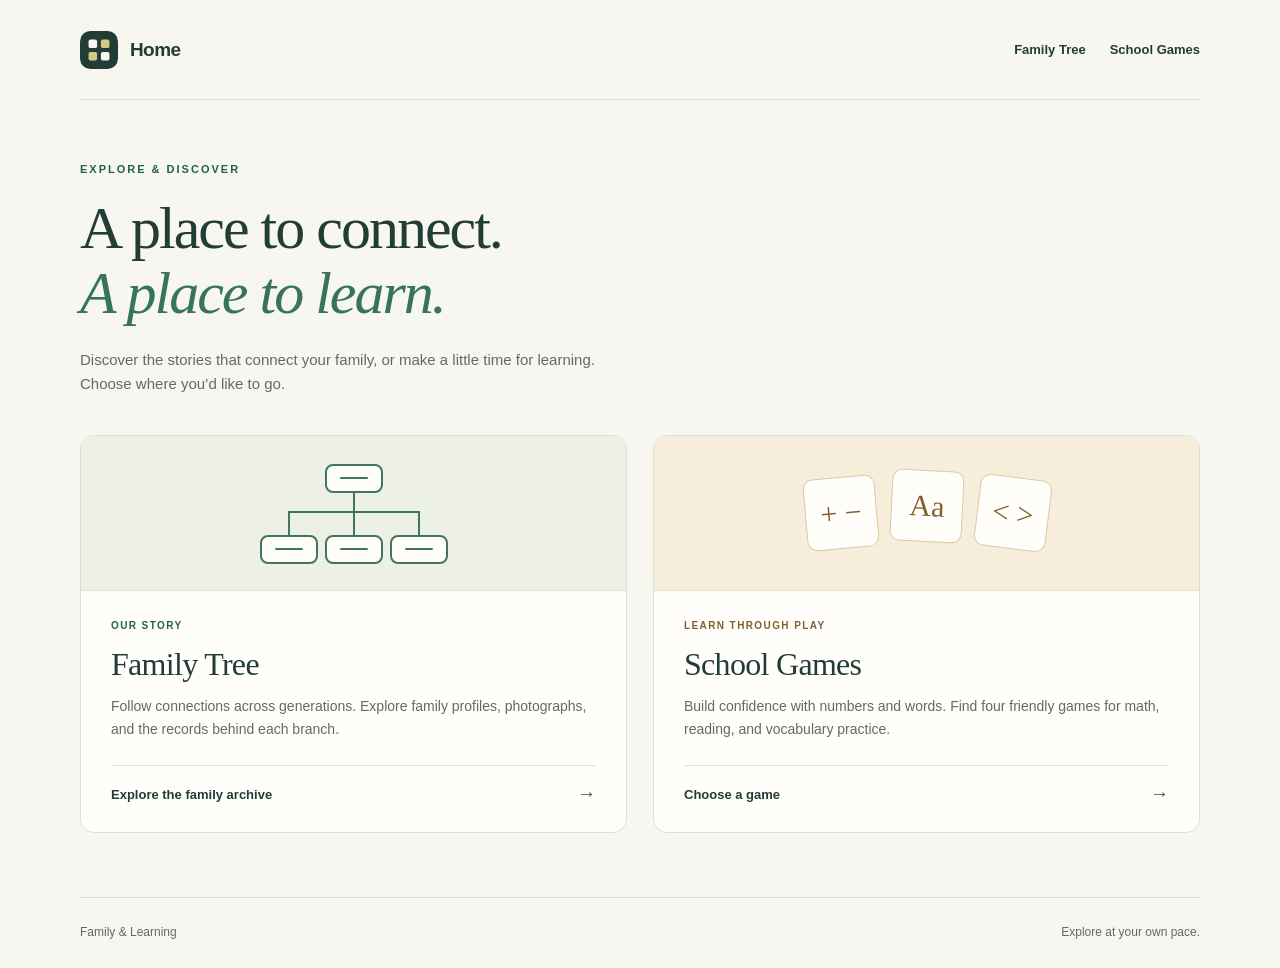
<file: index.html>
<!doctype html>
<html lang="en">
<head>
  <meta charset="utf-8">
  <meta name="viewport" content="width=device-width, initial-scale=1">
  <meta name="description" content="Explore the Family Tree archive or visit School Games for playful learning activities.">
  <meta name="theme-color" content="#f7f6f0">
  <title>Home | Family &amp; Learning</title>
  <link rel="icon" href="assets/hub-mark.svg" type="image/svg+xml">
  <link rel="stylesheet" href="assets/site.css">
</head>
<body>
  <a class="skip-link" href="#main">Skip to content</a>
  <header class="site-header">
    <a class="brand" href="index.html"><img src="assets/hub-mark.svg" width="38" height="38" alt="">Home</a>
    <nav class="section-navigation" aria-label="Main navigation">
      <a href="FamilyTree/index.html">Family Tree</a>
      <a href="SchoolGames/index.html">School Games</a>
    </nav>
  </header>
  <main class="home-main hub-main" id="main">
    <section class="hub-intro" aria-labelledby="welcome-title">
      <p class="eyebrow">Explore &amp; discover</p>
      <h1 id="welcome-title">A place to connect.<br><em>A place to learn.</em></h1>
      <p>Discover the stories that connect your family, or make a little time for learning. Choose where you’d like to go.</p>
    </section>
    <nav class="hub-grid" aria-label="Choose an area">
      <a class="hub-card hub-family" href="FamilyTree/index.html">
        <div class="hub-card-art" aria-hidden="true">
          <svg viewBox="0 0 240 110" fill="none" stroke="currentColor" stroke-width="2">
            <path d="M120 32v22M55 80V54h130v26M120 54v26"/>
            <rect x="92" y="7" width="56" height="27" rx="7" fill="#fffefa"/>
            <rect x="27" y="78" width="56" height="27" rx="7" fill="#fffefa"/>
            <rect x="92" y="78" width="56" height="27" rx="7" fill="#fffefa"/>
            <rect x="157" y="78" width="56" height="27" rx="7" fill="#fffefa"/>
            <path d="M107 20h26M42 91h26M107 91h26M172 91h26" stroke-linecap="round"/>
          </svg>
        </div>
        <div class="hub-card-copy">
          <p class="card-category">Our story</p>
          <h2>Family Tree</h2>
          <p class="hub-description">Follow connections across generations. Explore family profiles, photographs, and the records behind each branch.</p>
          <span class="card-action">Explore the family archive <span aria-hidden="true">→</span></span>
        </div>
      </a>
      <a class="hub-card hub-school" href="SchoolGames/index.html">
        <div class="hub-card-art" aria-hidden="true">
          <span class="hub-learning-tile">+ −</span>
          <span class="hub-learning-tile">Aa</span>
          <span class="hub-learning-tile">&lt; &gt;</span>
        </div>
        <div class="hub-card-copy">
          <p class="card-category">Learn through play</p>
          <h2>School Games</h2>
          <p class="hub-description">Build confidence with numbers and words. Find four friendly games for math, reading, and vocabulary practice.</p>
          <span class="card-action">Choose a game <span aria-hidden="true">→</span></span>
        </div>
      </a>
    </nav>
  </main>
  <footer class="site-footer"><p>Family &amp; Learning</p><p>Explore at your own pace.</p></footer>
</body>
</html>
</file>
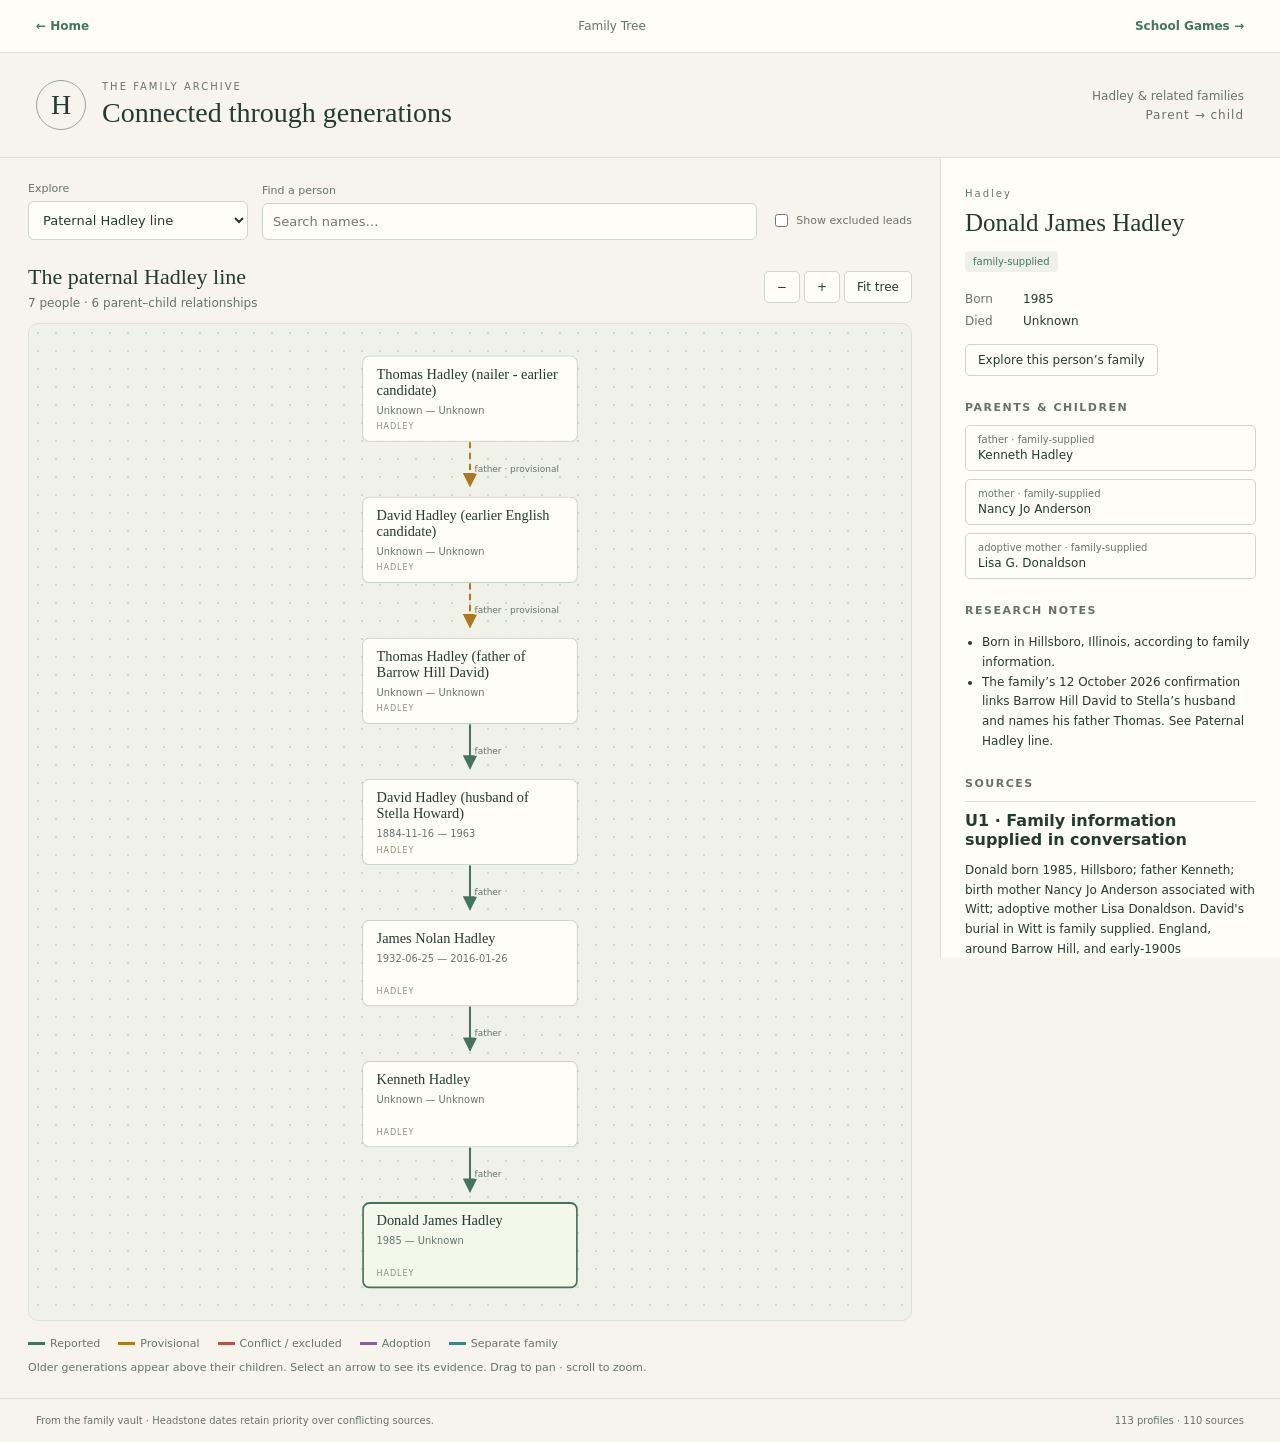
<file: FamilyTree/index.html>
<!doctype html>
<html lang="en">
<head><meta charset="utf-8"><meta name="viewport" content="width=device-width, initial-scale=1"><title>Hadley family · parent–child tree</title><link rel="icon" href="../assets/hub-mark.svg" type="image/svg+xml"><link rel="stylesheet" href="style.css"><script src="data.js" defer></script><script src="app.js" defer></script></head>
<body>
<nav class="site-navigation" aria-label="Site navigation"><a href="../index.html">← Home</a><span>Family Tree</span><a href="../SchoolGames/index.html">School Games →</a></nav>
<header><div class="identity"><span class="seal" aria-hidden="true">H</span><div><p class="eyebrow">THE FAMILY ARCHIVE</p><h1>Connected through generations</h1></div></div><div class="header-note">Hadley &amp; related families<span>Parent → child</span></div></header>
<main>
<section class="tree-section" aria-label="Family relationship explorer">
<div class="toolbar"><label>Explore<select id="scope"><option value="paternal">Paternal Hadley line</option><option value="family">Selected person’s family</option><option value="all">All parent–child relationships</option></select></label><label class="search">Find a person<input id="search" type="search" placeholder="Search names…" autocomplete="off" aria-controls="results"></label><label class="check"><input id="excluded" type="checkbox">Show excluded leads</label></div>
<div id="results" hidden></div>
<div class="map-heading"><div><h2 id="view-title">The paternal Hadley line</h2><p id="counts" aria-live="polite"></p></div><div class="zoom"><button id="minus" aria-label="Zoom out">−</button><button id="plus" aria-label="Zoom in">+</button><button id="fit">Fit tree</button></div></div>
<div id="map" tabindex="0" aria-label="Family graph. Drag to pan, scroll to zoom. Select a person or relationship for details."><svg id="graph" xmlns="http://www.w3.org/2000/svg" role="group" aria-label="Parent to child relationships"></svg><div id="empty" hidden>No relationships in this view.</div></div>
<div class="legend"><span><i class="reported"></i>Reported</span><span><i class="provisional"></i>Provisional</span><span><i class="conflict"></i>Conflict / excluded</span><span><i class="adoptive"></i>Adoption</span><span><i class="separate"></i>Separate family</span></div><p class="map-help">Older generations appear above their children. Select an arrow to see its evidence. Drag to pan · scroll to zoom.</p>
</section>
<aside id="details" aria-label="Person and relationship details" aria-live="polite"></aside>
</main>
<footer>From the family vault · Headstone dates retain priority over conflicting sources. <span id="total"></span></footer>
</body></html>
</file>
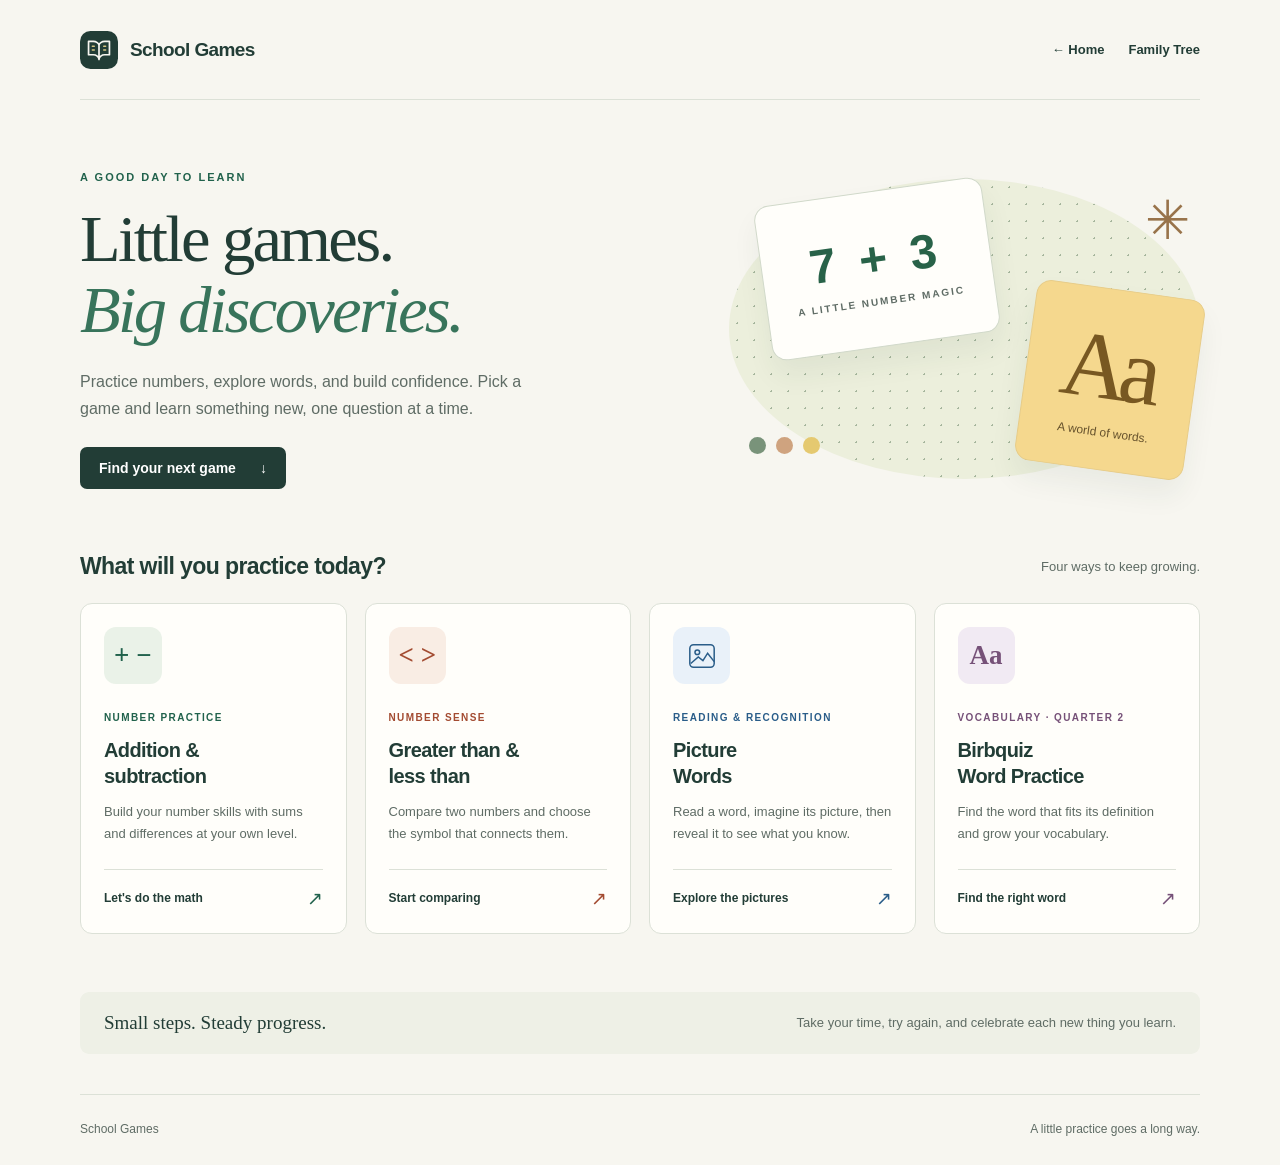
<file: SchoolGames/index.html>
<!doctype html>
<html lang="en">
<head>
  <meta charset="utf-8">
  <meta name="viewport" content="width=device-width, initial-scale=1">
  <meta name="description" content="Simple school games for practicing math, comparing numbers, learning picture words, and building vocabulary.">
  <meta name="theme-color" content="#f7f6f0">
  <title>Learn through play | School Games</title>
  <link rel="icon" href="../assets/mark.svg" type="image/svg+xml">
  <link rel="stylesheet" href="../assets/site.css">
</head>
<body class="">
  <a class="skip-link" href="#main">Skip to content</a>
  <header class="site-header">
    <a class="brand" href="index.html"><img src="../assets/mark.svg" width="38" height="38" alt="">School Games</a>
    <nav class="section-navigation" aria-label="Site navigation"><a href="../index.html">← Home</a><a href="../FamilyTree/index.html">Family Tree</a></nav>
  </header>
  <main class="home-main" id="main">
    <section class="hero" aria-labelledby="welcome-title">
      <div>
        <p class="eyebrow">A good day to learn</p>
        <h1 id="welcome-title">Little games.<br><em>Big discoveries.</em></h1>
        <p class="hero-copy">Practice numbers, explore words, and build confidence. Pick a game and learn something new, one question at a time.</p>
        <a class="hero-link" href="#games">Find your next game <span aria-hidden="true">↓</span></a>
      </div>
      <div class="hero-art" aria-hidden="true">
        <div class="art-card art-math"><strong>7 + 3</strong><span>A LITTLE NUMBER MAGIC</span></div>
        <div class="art-card art-word"><span class="letter">Aa</span><small>A world of words.</small></div>
        <span class="art-spark">✳</span>
        <span class="art-dots"><i></i><i></i><i></i></span>
      </div>
    </section>
    <section class="games-section" id="games" aria-labelledby="games-title">
      <div class="section-heading"><h2 id="games-title">What will you practice today?</h2><p>Four ways to keep growing.</p></div>
      <nav class="game-grid" aria-label="Choose a game">
        <a class="game-card theme-math" href="AdditionSubtraction/index.html">
          <span class="card-symbol" aria-hidden="true">+ −</span>
          <p class="card-category">Number practice</p>
          <h3>Addition &amp;<br>subtraction</h3>
          <p class="card-description">Build your number skills with sums and differences at your own level.</p>
          <span class="card-action">Let's do the math <span aria-hidden="true">↗</span></span>
        </a>
        <a class="game-card theme-compare" href="GreaterLessThan/index.html">
          <span class="card-symbol" aria-hidden="true">&lt; &gt;</span>
          <p class="card-category">Number sense</p>
          <h3>Greater than &amp;<br>less than</h3>
          <p class="card-description">Compare two numbers and choose the symbol that connects them.</p>
          <span class="card-action">Start comparing <span aria-hidden="true">↗</span></span>
        </a>
        <a class="game-card theme-picture" href="PictureWords/index.html">
          <span class="card-symbol" aria-hidden="true"><svg viewBox="0 0 32 32" fill="none" stroke="currentColor" stroke-width="1.6"><rect x="3" y="4" width="26" height="24" rx="4"/><circle cx="11" cy="12" r="2.5"/><path d="m4 24 8-7 5 4 5-8 7 9"/></svg></span>
          <p class="card-category">Reading &amp; recognition</p>
          <h3>Picture<br>Words</h3>
          <p class="card-description">Read a word, imagine its picture, then reveal it to see what you know.</p>
          <span class="card-action">Explore the pictures <span aria-hidden="true">↗</span></span>
        </a>
        <a class="game-card theme-vocabulary" href="BirbQuiz/index.html">
          <span class="card-symbol" aria-hidden="true">Aa</span>
          <p class="card-category">Vocabulary · Quarter 2</p>
          <h3>Birbquiz<br>Word Practice</h3>
          <p class="card-description">Find the word that fits its definition and grow your vocabulary.</p>
          <span class="card-action">Find the right word <span aria-hidden="true">↗</span></span>
        </a>
      </nav>
    </section>
    <aside class="learning-note"><strong>Small steps. Steady progress.</strong><p>Take your time, try again, and celebrate each new thing you learn.</p></aside>
  </main>
  <footer class="site-footer"><p>School Games</p><p>A little practice goes a long way.</p></footer>
</body>
</html>
</file>
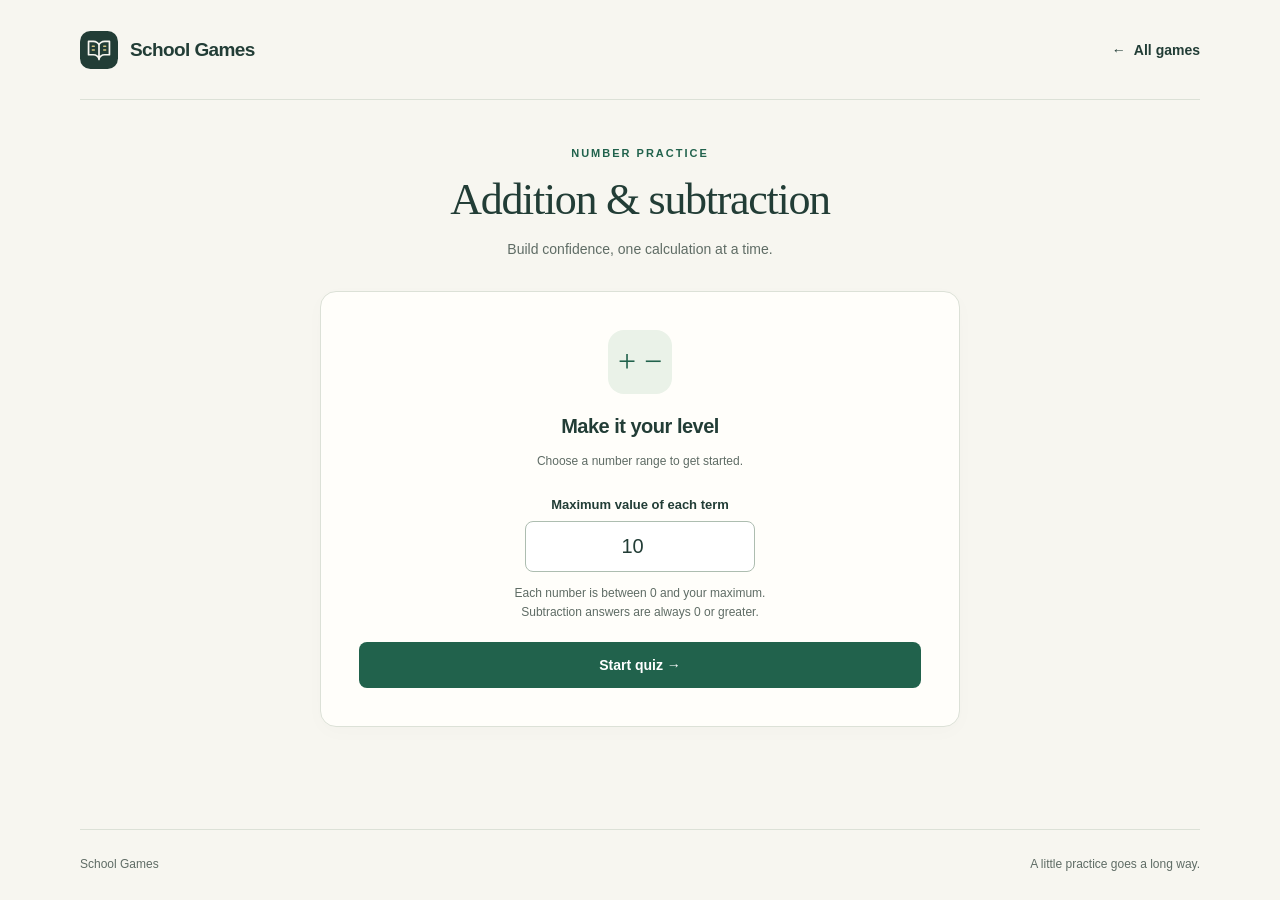
<file: SchoolGames/AdditionSubtraction/index.html>
<!doctype html>
<html lang="en">
<head>
  <meta charset="utf-8">
  <meta name="viewport" content="width=device-width, initial-scale=1">
  <meta name="description" content="Practice addition and subtraction with an adjustable number range.">
  <meta name="theme-color" content="#f7f6f0">
  <title>Addition &amp; subtraction | School Games</title>
  <link rel="icon" href="../../assets/mark.svg" type="image/svg+xml">
  <link rel="stylesheet" href="../../assets/site.css">
  <script src="game.js" defer></script>
</head>
<body class="theme-math">
  <a class="skip-link" href="#main">Skip to content</a>
  <header class="site-header">
    <a class="brand" href="../index.html"><img src="../../assets/mark.svg" width="38" height="38" alt="">School Games</a>
    <a class="back-link" href="../index.html"><span aria-hidden="true">←</span> All games</a>
  </header>
  <main class="game-main" id="main">
    <header class="game-heading"><p class="eyebrow">Number practice</p><h1>Addition &amp; subtraction</h1><p class="subtitle">Build confidence, one calculation at a time.</p></header>
    <section class="panel setup-panel" id="setup" aria-labelledby="setup-title">
      <div class="setup-symbol" aria-hidden="true">+ −</div>
      <h2 id="setup-title">Make it your level</h2>
      <p class="hint">Choose a number range to get started.</p>
      <label for="maximum">Maximum value of each term</label>
      <input id="maximum" type="number" min="1" max="4503599627370495" step="1" value="10" inputmode="numeric" aria-describedby="range-hint setup-error">
      <p class="hint" id="range-hint">Each number is between 0 and your maximum.<br>Subtraction answers are always 0 or greater.</p>
      <button class="primary" id="start" type="button">Start quiz <span aria-hidden="true">→</span></button>
      <p id="setup-error" class="wrong" role="alert"></p>
    </section>
    <section class="panel quiz-panel" id="quiz" aria-labelledby="quiz-title" hidden>
      <h2 class="question-label" id="quiz-title">What is the answer?</h2>
      <div id="message" role="status" aria-live="polite" aria-atomic="true" hidden>
        <span class="celebration-stars" aria-hidden="true">★ <span>✓</span> ★</span>
        <span id="message-text"></span>
        <span class="celebration-note">Next question in 3 seconds…</span>
        <span class="celebration-progress" aria-hidden="true"></span>
      </div>
      <div class="problem" id="problem" aria-live="polite" aria-atomic="true"></div>
      <div class="answer-field"><label for="answer">Your answer</label><div class="answer-row">
        <input id="answer" type="number" step="1" inputmode="numeric" autocomplete="off">
        <button id="check" type="button">Check answer</button>
      </div></div>
      <div class="stats" id="stats" aria-label="Quiz statistics" aria-live="polite">
        <span>Correct <span id="correct-count">0</span></span>
        <span>Wrong <span id="wrong-count">0</span></span>
      </div>
      <div class="quiz-actions"><button id="reset" class="secondary" type="button">Reset stats</button><button id="settings" class="secondary" type="button">Change maximum</button></div>
    </section>
  </main>
  <noscript><p class="notice">Please enable JavaScript in your browser to play this game.</p></noscript>
  <footer class="site-footer"><p>School Games</p><p>A little practice goes a long way.</p></footer>
</body>
</html>
</file>
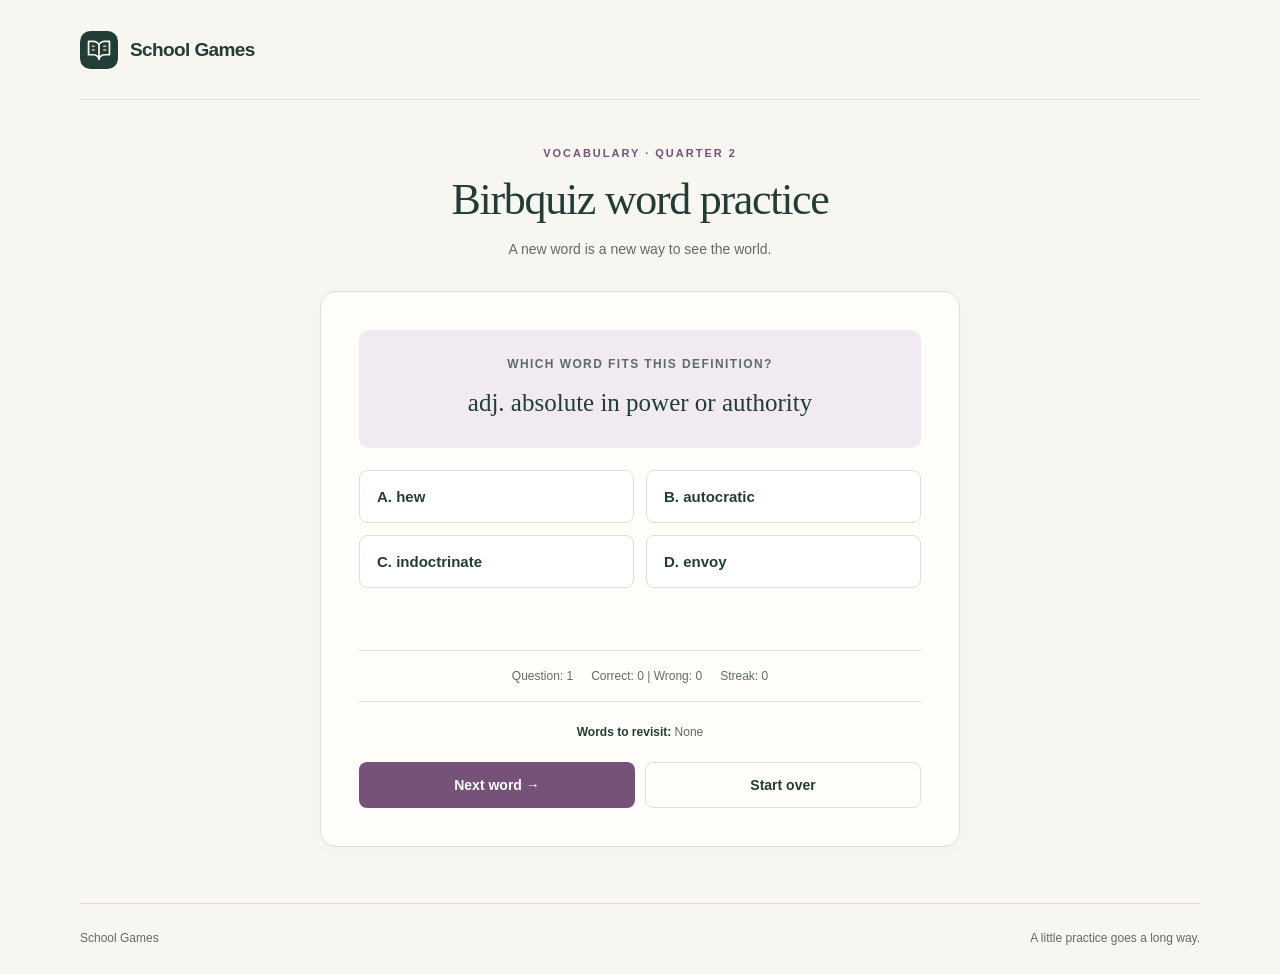
<file: SchoolGames/BirbQuiz/index.html>
<!doctype html>
<html lang="en">
<head>
  <meta charset="utf-8">
  <meta name="viewport" content="width=device-width, initial-scale=1">
  <meta name="description" content="Practice Quarter 2 vocabulary by matching words to their definitions.">
  <meta name="theme-color" content="#f7f6f0">
  <title>Birbquiz · Quarter 2 | School Games</title>
  <link rel="icon" href="[data-uri]" type="image/svg+xml">
  <style>
/* Shared visual system. All assets are local so the site works on GitHub Pages. */
:root {
  color-scheme: light;
  --paper: #f7f6f0;
  --surface: #fffefa;
  --ink: #223d36;
  --muted: #5f6c65;
  --line: #dce1d7;
  --accent: #21624c;
  --tint: #eaf2e8;
  font-family: "Avenir Next", Avenir, "Segoe UI", Arial, sans-serif;
  color: var(--ink);
  background: var(--paper);
  font-synthesis: none;
}

* { box-sizing: border-box; }
[hidden] { display: none !important; }
body { margin: 0; min-width: 280px; min-height: 100vh; display: flex; flex-direction: column; }
a { color: inherit; }
button, input, select { font: inherit; }
button, a, input, select, summary { -webkit-tap-highlight-color: transparent; }
button, summary { cursor: pointer; }
button:disabled { cursor: default; }
:focus-visible { outline: 3px solid var(--accent); outline-offset: 4px; }
button, a, summary { touch-action: manipulation; }
img { max-width: 100%; }
h1, h2, h3, p { margin-top: 0; }
h1, h2, h3 { text-wrap: balance; }
p { line-height: 1.65; }
.skip-link { position: absolute; top: -100px; left: 20px; z-index: 10; padding: 12px 20px; background: var(--surface); }
.skip-link:focus { top: 12px; }
.site-header, .site-footer, .home-main { width: min(1120px, calc(100% - 64px)); margin-inline: auto; }
.site-header { min-height: 100px; display: flex; align-items: center; justify-content: space-between; gap: 20px; border-bottom: 1px solid var(--line); }
.brand { display: inline-flex; align-items: center; gap: 12px; text-decoration: none; font-size: 19px; font-weight: 750; letter-spacing: -.6px; }
.brand img { width: 38px; height: 38px; }
.header-note { font-size: 13px; color: var(--muted); }
.back-link { display: inline-flex; align-items: center; gap: 8px; min-height: 44px; font-size: 14px; font-weight: 650; text-decoration: none; }
.back-link:hover { text-decoration: underline; text-underline-offset: 5px; }
.site-footer { display: flex; justify-content: space-between; gap: 16px; padding-block: 25px; border-top: 1px solid var(--line); font-size: 12px; color: var(--muted); }
.site-footer p { margin: 0; }
.eyebrow { margin-bottom: 18px; color: var(--accent); font-size: 11px; font-weight: 800; letter-spacing: 2px; text-transform: uppercase; }
.theme-math { --accent: #21624c; --tint: #eaf2e8; }
.theme-compare { --accent: #a34b31; --tint: #f9ede4; }
.theme-picture { --accent: #2a5d89; --tint: #e9f1f9; }
.theme-vocabulary { --accent: #765178; --tint: #f1eaf3; }

/* Main menu */
.home-main { flex: 1; }
.hero { display: grid; grid-template-columns: 1.25fr 1fr; align-items: center; gap: 60px; padding: 68px 0 64px; }
.hero h1 { margin-bottom: 24px; font-family: Georgia, "Times New Roman", serif; font-size: clamp(44px, 5.2vw, 68px); line-height: 1.06; font-weight: 400; letter-spacing: -2.7px; }
.hero h1 em { color: #38745b; font-weight: 400; }
.hero-copy { max-width: 450px; margin-bottom: 25px; color: var(--muted); font-size: 16px; }
.hero-link { display: inline-flex; align-items: center; gap: 24px; padding: 13px 19px; border-radius: 7px; background: var(--ink); color: white; text-decoration: none; font-size: 14px; font-weight: 650; }
.hero-link:hover { background: #32634f; }
.hero-art { position: relative; height: 300px; border-radius: 50%; background: #ecefdc; background-image: radial-gradient(#a6b69d 1px, transparent 1px); background-size: 17px 17px; }
.art-card { position: absolute; display: grid; align-content: center; justify-items: center; border: 1px solid #d1d9ca; border-radius: 15px; box-shadow: 0 16px 28px #233c3610; }
.art-math { width: 230px; height: 156px; left: 7%; top: 12px; transform: rotate(-8deg); background: #fffefa; }
.art-math strong { color: #286248; font-size: 48px; font-weight: 650; letter-spacing: 5px; }
.art-math span { margin-top: 10px; color: var(--muted); font-size: 10px; font-weight: 700; letter-spacing: 2px; }
.art-word { width: 170px; height: 182px; right: 1%; bottom: 8px; transform: rotate(8deg); background: #f5d88e; border-color: #e7cc88; }
.art-word .letter { color: #785822; font-family: Georgia, serif; font-size: 94px; line-height: 1; letter-spacing: -9px; padding-right: 9px; }
.art-word small { margin-top: 12px; color: #67532d; font-size: 12px; }
.art-spark { position: absolute; right: 10px; top: 10px; color: #98734a; font-size: 54px; }
.art-dots { position: absolute; left: 20px; bottom: 25px; display: flex; gap: 10px; }
.art-dots i { width: 17px; height: 17px; border-radius: 50%; background: #79937a; }
.art-dots i:nth-child(2) { background: #cfa37f; }
.art-dots i:nth-child(3) { background: #e5c970; }
.games-section { padding-bottom: 58px; scroll-margin-top: 25px; }
.section-heading { display: flex; justify-content: space-between; align-items: center; gap: 16px; margin-bottom: 23px; }
.section-heading h2 { font-size: 23px; font-weight: 650; letter-spacing: -.6px; margin: 0; }
.section-heading p { color: var(--muted); font-size: 13px; margin: 0; }
.game-grid { display: grid; grid-template-columns: repeat(4, minmax(0, 1fr)); gap: 18px; }
.game-card { position: relative; display: flex; flex-direction: column; padding: 23px; border: 1px solid var(--line); border-radius: 12px; background: var(--surface); text-decoration: none; transition: transform .18s, box-shadow .18s, border-color .18s; }
.game-card:hover { transform: translateY(-4px); border-color: var(--accent); box-shadow: 0 8px 24px #223d360c; }
.card-symbol { display: grid; place-items: center; align-self: flex-start; min-width: 57px; height: 57px; padding: 0 10px; border-radius: 12px; background: var(--tint); color: var(--accent); font: 600 27px/1 Georgia, serif; margin-bottom: 26px; }
.card-symbol svg { width: 30px; height: 30px; }
.card-category { margin-bottom: 10px; color: var(--accent); font-size: 10px; font-weight: 800; text-transform: uppercase; letter-spacing: 1.4px; }
.game-card h3 { margin-bottom: 12px; font-size: 20px; line-height: 1.3; letter-spacing: -.6px; text-wrap: initial; }
.card-description { margin-bottom: 24px; color: var(--muted); font-size: 13px; line-height: 1.7; }
.card-action { display: flex; align-items: center; justify-content: space-between; gap: 12px; margin-top: auto; padding-top: 17px; border-top: 1px solid var(--line); font-size: 12px; font-weight: 750; }
.card-action span { color: var(--accent); font-size: 19px; }
.learning-note { display: flex; align-items: center; justify-content: space-between; gap: 25px; margin-bottom: 40px; padding: 20px 24px; background: #eef0e6; border-radius: 9px; }
.learning-note strong { font-family: Georgia, serif; font-size: 19px; font-weight: 400; }
.learning-note p { margin: 0; color: var(--muted); font-size: 13px; }

/* Shared game screens */
.game-main { width: min(640px, calc(100% - 40px)); margin: 44px auto 56px; flex: 1; }
.game-main.wide { width: min(980px, calc(100% - 40px)); }
.game-heading { margin-bottom: 30px; text-align: center; }
.game-heading .eyebrow { margin-bottom: 13px; }
.game-heading h1 { margin-bottom: 12px; font-family: Georgia, "Times New Roman", serif; font-size: clamp(32px, 4vw, 44px); line-height: 1.15; font-weight: 400; letter-spacing: -1.3px; }
.game-heading .subtitle { margin: 0; color: var(--muted); font-size: 14px; }
.panel { padding: clamp(22px, 4vw, 38px); border: 1px solid var(--line); border-radius: 16px; background: var(--surface); box-shadow: 0 5px 20px #233c3605; }
.panel h2 { margin-bottom: 14px; font-size: 20px; font-weight: 650; letter-spacing: -.5px; }
.setup-symbol { width: 64px; height: 64px; display: grid; place-items: center; margin: 0 auto 21px; background: var(--tint); color: var(--accent); border-radius: 16px; font: 32px Georgia, serif; }
.setup-panel { text-align: center; }
.setup-panel label { display: block; font-size: 13px; font-weight: 650; margin: 26px 0 9px; }
input[type="number"] { width: 100%; padding: 13px 16px; border: 1px solid #adbdb0; border-radius: 8px; color: var(--ink); background: white; font-size: 20px; text-align: center; }
.setup-panel input { max-width: 230px; }
.hint { color: var(--muted); font-size: 12px; line-height: 1.6; margin: 12px 0 20px; }
button, .button { padding: 13px 20px; min-height: 46px; border: 1px solid transparent; border-radius: 8px; background: var(--accent); color: white; font-weight: 650; font-size: 14px; transition: filter .15s, background .15s; }
button:hover:not(:disabled) { filter: brightness(.91); }
button:disabled { opacity: .65; }
.primary { display: block; width: 100%; }
.secondary { background: transparent; color: var(--ink); border-color: var(--line); }
.secondary:hover:not(:disabled) { background: var(--tint); filter: none; }
.quiz-panel { text-align: center; }
.question-label { color: var(--muted); font-size: 12px !important; font-weight: 650; letter-spacing: 1.4px !important; text-transform: uppercase; }
.problem { padding: 24px 12px; margin: 18px 0 24px; border-radius: 12px; background: var(--tint); color: var(--accent); font-size: clamp(38px, 9vw, 64px); font-weight: 700; font-variant-numeric: tabular-nums; letter-spacing: -1px; overflow-wrap: anywhere; }
.answer-field label { display: block; margin-bottom: 8px; font-size: 13px; font-weight: 650; text-align: left; }
.answer-row { display: flex; gap: 10px; }
.answer-row input { min-width: 0; flex: 1; }
.answer-row button { flex-shrink: 0; }
#message { min-height: 26px; margin: 18px 0; font-size: 14px; line-height: 1.6; font-weight: 650; }
.correct { color: #246b42; }
.celebration-stars, .celebration-note, .celebration-progress { display: none; }
#message.correct {
  margin: 18px 0;
  padding: 20px 16px 16px;
  border: 3px solid #34834d;
  border-radius: 16px;
  background: #e7f6d9;
  color: #20542e;
  animation: celebration-pop .45s ease-out;
}
#message.correct #message-text { display: block; font-size: clamp(26px, 5vw, 36px); line-height: 1.2; font-weight: 850; text-wrap: balance; }
.correct .celebration-stars { display: block; margin-bottom: 12px; color: #997000; font-size: 30px; line-height: 1; animation: celebration-stars .65s ease-in-out 2; }
.celebration-stars span { display: inline-grid; place-items: center; width: 58px; height: 58px; margin: 0 12px; border-radius: 50%; background: #2e7946; color: white; font-size: 40px; vertical-align: middle; }
.correct .celebration-note { display: block; margin-top: 10px; font-size: 13px; font-weight: 600; }
.correct .celebration-progress { display: block; height: 6px; max-width: 210px; margin: 14px auto 0; overflow: hidden; border-radius: 6px; background: #c8e1b6; }
.celebration-progress::after { content: ""; display: block; height: 100%; background: #34834d; transform-origin: left; animation: celebration-wait 3s linear forwards; }
.quiz-panel.celebrating { border-color: #34834d; box-shadow: 0 0 0 3px #e7f6d9; }
.celebrating .problem { background: #e7f6d9; color: #20542e; }
.celebrating #symbol { opacity: 1; }
.celebrating .answers .correct-choice { opacity: 1; border: 3px solid #34834d; background: #e7f6d9; color: #20542e; }
@keyframes celebration-pop { from { transform: scale(.94); } to { transform: scale(1); } }
@keyframes celebration-stars { 50% { transform: translateY(-5px) rotate(-3deg); } }
@keyframes celebration-wait { to { transform: scaleX(0); } }
.wrong { color: #a13328; }
#setup-error:empty { display: none; }
#setup-error { font-size: 13px; margin: 16px 0 0; }
.stats { display: flex; justify-content: center; flex-wrap: wrap; gap: 16px 32px; padding: 18px 10px; border-top: 1px solid var(--line); border-bottom: 1px solid var(--line); font-size: 13px; color: var(--muted); }
.stats span span { font-size: 20px; margin-left: 7px; color: var(--ink); font-weight: 700; }
.quiz-actions { display: flex; justify-content: center; flex-wrap: wrap; gap: 10px; margin-top: 20px; }
.quiz-actions button { flex: 1; }
.comparison-problem { display: grid; grid-template-columns: minmax(0, 1fr) auto minmax(0, 1fr); gap: 12px; align-items: center; }
.number { min-width: 0; overflow-wrap: anywhere; }
#symbol { opacity: .7; }
.answers { display: grid; grid-template-columns: 1fr 1fr; gap: 12px; }
.answers button { padding: 13px 8px; background: white; border: 1px solid #c5b8ac; color: var(--accent); }
.answers button:hover:not(:disabled) { background: var(--tint); filter: none; }
.answer-symbol { display: block; font-size: 34px; font-weight: 500; margin-bottom: 3px; }
.notice { margin: 20px auto; padding: 16px; width: min(640px, calc(100% - 40px)); background: #fff3d5; border-radius: 8px; }

/* Vocabulary */
.vocabulary-prompt { padding: 27px; background: var(--tint); border-radius: 10px; margin-bottom: 22px; }
.vocabulary-prompt .question-label { margin-bottom: 14px; }
#def { font-family: Georgia, serif; font-size: 25px; line-height: 1.45; text-wrap: pretty; }
#choices { display: grid; grid-template-columns: 1fr 1fr; gap: 12px; }
#choices button { background: white; border: 1px solid var(--line); color: var(--ink); text-align: left; padding: 17px; font-size: 15px; }
#choices button:hover:not(:disabled) { background: var(--tint); filter: none; border-color: var(--accent); }
#choices .ok { border-color: #438358; color: #235835; background: #e8f3e7; opacity: 1; }
#choices .bad { border-color: #b8594a; color: #8d3025; background: #f9e9e3; opacity: 1; }
.vocabulary-status { min-height: 26px; font-size: 14px; font-weight: 650; margin: 18px 0; }
.vocabulary-stats { gap: 12px 18px; font-size: 12px; }
.review-words { margin: 20px 0 0; font-size: 12px; color: var(--muted); line-height: 1.7; }
.review-words strong { color: var(--ink); }

/* Picture Words */
.round { display: grid; grid-template-columns: minmax(0, 1fr) minmax(0, 1fr); gap: 20px; }
.word-panel, .picture-panel { height: 290px; min-width: 0; border-radius: 12px; }
.word-panel { display: grid; place-items: center; padding: 24px; background: var(--tint); border: 1px solid #cfdfed; }
#word { width: 100%; max-width: 100%; min-width: 0; text-align: center; white-space: nowrap; font-size: 64px; font-weight: 750; letter-spacing: -2px; line-height: 1.15; }
.picture-panel { position: relative; display: grid; place-items: center; overflow: hidden; background: #f6edcf; border: 1px solid #e6dcb9; }
#question { font-family: Georgia, serif; font-size: 100px; font-weight: 400; color: #a48139; transition: opacity .2s; }
#picture { position: absolute; inset: 0; width: 100%; height: 100%; object-fit: contain; padding: 18px; opacity: 0; transition: opacity .25s; }
.revealed #question { opacity: 0; }
.revealed #picture { opacity: 1; }
.picture-panel.switching #picture { opacity: 0; transition: none; }
.filters { margin-top: 26px; padding-top: 22px; border-top: 1px solid var(--line); }
.filter-controls { display: flex; flex-wrap: wrap; align-items: end; gap: 14px; }
.filter-field { display: grid; gap: 8px; color: var(--muted); font-size: 12px; font-weight: 650; }
.category-filter { position: relative; }
.category-filter summary, #lengthFilter { min-width: 180px; min-height: 46px; padding: 12px; border: 1px solid #b6c5cb; border-radius: 7px; background: white; color: var(--ink); font-size: 13px; }
.category-filter summary { display: flex; align-items: center; justify-content: space-between; gap: 18px; list-style: none; }
.category-filter summary::-webkit-details-marker { display: none; }
.category-filter summary::after { content: "⌄"; }
.category-filter[open] summary::after { content: "⌃"; }
#categoryOptions { position: absolute; z-index: 5; top: calc(100% + 7px); left: 0; width: 240px; max-height: 280px; overflow-y: auto; padding: 10px; border: 1px solid var(--line); border-radius: 10px; background: white; box-shadow: 0 12px 28px #223d3620; }
#categoryOptions label { display: flex; align-items: center; gap: 9px; min-height: 36px; padding: 4px; text-transform: capitalize; cursor: pointer; }
#categoryOptions input { width: 18px; height: 18px; accent-color: var(--accent); }
#resultCount { margin-left: auto; padding-bottom: 13px; color: var(--muted); font-size: 12px; }
.filter-selection { display: flex; flex-wrap: wrap; align-items: center; gap: 9px; margin-top: 15px; }
#selectedCategories { display: contents; }
.chip { display: inline-flex; align-items: center; gap: 3px; padding-left: 12px; border-radius: 6px; background: var(--tint); font-size: 12px; }
.chip button { min-height: 36px; min-width: 36px; padding: 4px; color: var(--accent); background: transparent; font-size: 20px; }
.filter-button { margin-left: auto; min-height: 36px; padding: 6px; color: var(--accent); background: transparent; font-size: 12px; text-decoration: underline; text-underline-offset: 4px; }
.controls { display: flex; justify-content: center; margin-top: 27px; }
.controls button { min-width: 200px; }
.picture-status { min-height: 22px; margin: 12px 0 0; text-align: center; color: var(--muted); font-size: 12px; }

@media (min-width: 1500px) { .home-main { padding-top: 24px; } }
@media (max-width: 1000px) {
  .game-grid { grid-template-columns: repeat(2, minmax(0, 1fr)); }
  .hero { gap: 30px; }
  .hero-art { height: 270px; }
  .art-math { width: 190px; left: 0; }
  .art-word { width: 150px; }
}
@media (max-width: 680px) {
  .site-header, .site-footer, .home-main { width: calc(100% - 40px); }
  .site-header { min-height: 80px; }
  .header-note { display: none; }
  .brand { font-size: 17px; gap: 9px; }
  .brand img { width: 32px; height: 32px; }
  .back-link { font-size: 12px; }
  .hero { grid-template-columns: 1fr; gap: 25px; padding: 42px 0; }
  .hero h1 { font-size: 50px; letter-spacing: -2px; }
  .hero-copy { max-width: 100%; font-size: 14px; }
  .hero-art { display: none; }
  .section-heading { align-items: start; }
  .section-heading h2 { font-size: 21px; }
  .section-heading p { max-width: 120px; font-size: 11px; text-align: right; }
  .game-grid { gap: 12px; }
  .game-card { padding: 18px; }
  .game-card h3 { font-size: 18px; }
  .card-symbol { margin-bottom: 20px; }
  .card-description { font-size: 12px; }
  .learning-note { display: block; padding: 20px; }
  .learning-note p { margin-top: 8px; }
  .site-footer { font-size: 11px; }
  .game-main { margin-top: 32px; margin-bottom: 36px; }
  .game-heading h1 { font-size: 34px; }
  .game-heading .subtitle { font-size: 13px; }
  .round { grid-template-columns: 1fr; gap: 12px; }
  .word-panel { height: 140px; padding: 18px; }
  .picture-panel { height: 220px; }
  .filter-field { flex: 1 1 100%; }
  .category-filter summary, #lengthFilter { width: 100%; min-width: 0; }
  #categoryOptions { width: 100%; }
  #resultCount { margin-left: 0; padding-bottom: 0; }
  .vocabulary-prompt { padding: 20px; }
  #def { font-size: 23px; }
}
@media (max-width: 420px) {
  .game-grid { grid-template-columns: 1fr; }
  .game-card { padding: 22px; }
  .game-card h3 { font-size: 22px; }
  .card-description { font-size: 14px; }
  .card-symbol { margin-bottom: 17px; }
  .site-footer { flex-direction: column; gap: 3px; }
  .hero h1 { font-size: 43px; }
  .answer-row { flex-direction: column; }
  .quiz-actions { flex-direction: column; }
  #choices { grid-template-columns: 1fr; }
}
@media (prefers-reduced-motion: reduce) {
  *, *::before, *::after { animation: none !important; transition: none !important; scroll-behavior: auto !important; }
  .game-card:hover { transform: none; }
}

/* The general home page and navigation between the two main areas. */
.section-navigation { display: flex; align-items: center; gap: 24px; }
.section-navigation a { display: inline-flex; align-items: center; min-height: 44px; font-size: 13px; font-weight: 650; text-decoration: none; }
.section-navigation a:hover { text-decoration: underline; text-underline-offset: 5px; }
.hub-main { padding-bottom: 64px; }
.hub-intro { max-width: 710px; padding: 60px 0 38px; }
.hub-intro h1 { margin-bottom: 22px; font: 400 clamp(40px, 4.8vw, 60px)/1.08 Georgia, serif; letter-spacing: -2px; }
.hub-intro h1 em { color: #38745b; }
.hub-intro > p:last-child { max-width: 530px; color: var(--muted); font-size: 15px; margin-bottom: 0; }
.hub-grid { display: grid; grid-template-columns: repeat(2, minmax(0, 1fr)); gap: 26px; }
.hub-card { display: flex; flex-direction: column; border: 1px solid var(--line); border-radius: 14px; overflow: hidden; background: var(--surface); text-decoration: none; transition: transform .18s, box-shadow .18s, border-color .18s; }
.hub-card:hover { border-color: var(--accent); transform: translateY(-3px); box-shadow: 0 8px 24px #223d360c; }
.hub-card-art { height: 155px; display: flex; align-items: center; justify-content: center; gap: 14px; color: #42765c; background: #edf1e5; border-bottom: 1px solid var(--line); }
.hub-card-art svg { width: 240px; height: 110px; }
.hub-school .hub-card-art { color: #82612e; background: #f6edda; }
.hub-learning-tile { display: grid; place-items: center; width: 72px; height: 72px; border: 1px solid #d9caa9; border-radius: 10px; background: #fffefa; font: 30px Georgia, serif; transform: rotate(-5deg); }
.hub-learning-tile:nth-child(2) { transform: translateY(-7px) rotate(3deg); }
.hub-learning-tile:nth-child(3) { transform: rotate(7deg); }
.hub-card-copy { display: flex; flex-direction: column; flex: 1; padding: 27px 30px; }
.hub-card h2 { margin-bottom: 12px; font: 400 32px/1.2 Georgia, serif; letter-spacing: -.7px; }
.hub-description { color: var(--muted); font-size: 14px; margin-bottom: 24px; }
.hub-school .card-category { color: #82612e; }
.hub-card .card-action { font-size: 13px; }
@media (max-width: 680px) {
  .section-navigation { gap: 14px; }
  .section-navigation a { font-size: 12px; }
  .hub-main { padding-bottom: 36px; }
  .hub-intro { padding: 38px 0 28px; }
  .hub-intro h1 { font-size: 39px; letter-spacing: -1.5px; }
  .hub-intro > p:last-child { font-size: 14px; }
  .hub-grid { grid-template-columns: 1fr; gap: 20px; }
  .hub-card-copy { padding: 23px; }
  .hub-card-art { height: 140px; }
}
@media (prefers-reduced-motion: reduce) { .hub-card:hover { transform: none; } }
</style>
  <script>
var ITEMS = [
  {w:"hamper", d:"v. to hold back"},
  {w:"hew", d:"v. to shape or cut down with an ax; to conform to"},
  {w:"sardonic", d:"adj. grimly or scornfully mocking; bitterly sarcastic"},
  {w:"superfluous", d:"adj. exceeding what is sufficient or required"},
  {w:"surreptitious", d:"adj. undertaken in stealth; done in hiding"},

  {w:"apex", d:"n. the highest point"},
  {w:"malign", d:"v. to speak evil of; slander"},
  {w:"sagacity", d:"n. wisdom"},
  {w:"sprightly", d:"adj. lively; full of life; flavorful"},
  {w:"surly", d:"adj. angry and bad-tempered; rude"},

  {w:"pensive", d:"adj. thoughtful (full of thought); melancholy"},
  {w:"pugnacious", d:"adj. quarrelsome; fond of fighting"},
  {w:"remunerate", d:"v. to reward; pay; reimburse"},
  {w:"tirade", d:"n. a long, angry speech"},
  {w:"vagrant", d:"n. an idle wanderer"},

  {w:"envoy", d:"n. a representative or messenger"},
  {w:"expedient", d:"adj. advantageous; useful"},
  {w:"ingratiate", d:"v. to gain favor by deliberate effort (usually uses “with”)"},
  {w:"grievous", d:"adj. causing sorrow or pain; serious"},
  {w:"repugnant", d:"adj. offensive; disagreeable; distasteful"},

  {w:"bleak", d:"adj. bare; dreary; dismal"},
  {w:"diminutive", d:"adj. small; smaller than most others"},
  {w:"extemporaneous", d:"adj. made or delivered on the spur of the moment"},
  {w:"languid", d:"adj. drooping; without energy; sluggish"},
  {w:"paradox", d:"n. a statement that seems contradictory, but may be true (e.g. less is more)"},

  {w:"brevity", d:"n. shortness"},
  {w:"comport", d:"v. to conduct or bear oneself in a particular manner"},
  {w:"concise", d:"adj. expressing much in a few words"},
  {w:"demure", d:"adj. modest; reserved in manner"},
  {w:"visage", d:"n. the face or facial expression of a person; countenance"},

  {w:"autocratic", d:"adj. absolute in power or authority"},
  {w:"contend", d:"v. to fight; struggle; argue"},
  {w:"indoctrinate", d:"v. to teach someone to fully accept the ideas of a particular group without question"},
  {w:"irreverent", d:"adj. disrespectful"},
  {w:"temperate", d:"adj. mild; moderate"}
];

var current = null;
var opts = [];
var locked = false;
var nextQuestionTimer = null;

var total = 0;
var correct = 0;
var wrong = 0;
var streak = 0;

var wrongWords = [];

function randInt(n) { return Math.floor(Math.random() * n); }

function shuffle(a) {
  var i, j, t;
  for (i = a.length - 1; i > 0; i--) {
    j = randInt(i + 1);
    t = a[i]; a[i] = a[j]; a[j] = t;
  }
  return a;
}

function setText(id, s) {
  var el = document.getElementById(id);
  if (el) el.textContent = s;
}

function setStatus(s) { setText("status", s); }

function setStats() {
  setText("count", "Question: " + total);
  setText("score", "Correct: " + correct + " | Wrong: " + wrong);
  setText("streak", "Streak: " + streak);
}

function disableChoices(dis) {
  var i, b;
  for (i = 0; i < 4; i++) {
    b = document.getElementById("b" + i);
    b.disabled = dis;
  }
}

function clearChoiceClasses() {
  var i, b;
  for (i = 0; i < 4; i++) {
    b = document.getElementById("b" + i);
    b.className = "";
  }
}

function buildOptions(correctWord) {
  var all = [];
  var i;
  for (i = 0; i < ITEMS.length; i++) all.push(ITEMS[i].w);

  var wrongs = [];
  while (wrongs.length < 3) {
    var w = all[randInt(all.length)];
    if (w === correctWord) continue;
    if (wrongs.indexOf(w) >= 0) continue;
    wrongs.push(w);
  }
  var o = [correctWord, wrongs[0], wrongs[1], wrongs[2]];
  return shuffle(o);
}

function renderWrongWords() {
  if (wrongWords.length === 0) {
    setText("wrongList", "None");
    return;
  }
  setText("wrongList", wrongWords.join(", "));
}

function addWrongWord(w) {
  if (wrongWords.indexOf(w) >= 0) return;
  wrongWords.push(w);
  renderWrongWords();
}

function nextQ() {
  window.clearTimeout(nextQuestionTimer);
  nextQuestionTimer = null;
  locked = false;
  disableChoices(false);
  clearChoiceClasses();
  setStatus("");

  current = ITEMS[randInt(ITEMS.length)];
  opts = buildOptions(current.w);

  setText("def", current.d);

  var letters = ["A", "B", "C", "D"];
  var i, b;
  for (i = 0; i < 4; i++) {
    b = document.getElementById("b" + i);
    b.textContent = letters[i] + ". " + opts[i];
    b.setAttribute("data-word", opts[i]);
  }

  total = total + 1;
  setStats();
}

function markCorrect() {
  var i, b;
  for (i = 0; i < 4; i++) {
    b = document.getElementById("b" + i);
    if (b.getAttribute("data-word") === current.w) b.className = "ok";
  }
}

function pick(i) {
  if (locked) return;
  locked = true;
  disableChoices(true);

  var b = document.getElementById("b" + i);
  var chosen = b.getAttribute("data-word");
  if (chosen === current.w) {
    b.className = "ok";
    correct = correct + 1;
    streak = streak + 1;
    setStatus("Correct");
  } else {
    b.className = "bad";
    wrong = wrong + 1;
    streak = 0;
    addWrongWord(current.w);
    markCorrect();
    setStatus("Wrong. Answer: " + current.w);
  }
  setStats();

  nextQuestionTimer = window.setTimeout(function() { nextQ(); }, 800);
}

function resetAll() {
  total = 0;
  correct = 0;
  wrong = 0;
  streak = 0;
  wrongWords = [];
  renderWrongWords();
  setStats();
  nextQ();
}

window.onload = function() {
  setStats();
  renderWrongWords();
  nextQ();
};
</script>
</head>
<body class="theme-vocabulary">
  <a class="skip-link" href="#main">Skip to content</a>
  <header class="site-header">
    <a class="brand" href="#main"><img src="[data-uri]" width="38" height="38" alt="">School Games</a>
  </header>
  <main class="game-main" id="main">
    <header class="game-heading"><p class="eyebrow">Vocabulary · Quarter 2</p><h1>Birbquiz word practice</h1><p class="subtitle">A new word is a new way to see the world.</p></header>
    <section class="panel quiz-panel" aria-label="Vocabulary quiz">
      <div class="vocabulary-prompt"><h2 class="question-label">Which word fits this definition?</h2><div id="def" aria-live="polite">Loading…</div></div>
      <div id="choices"><button id="b0" type="button" onclick="pick(0)">Loading…</button><button id="b1" type="button" onclick="pick(1)">Loading…</button><button id="b2" type="button" onclick="pick(2)">Loading…</button><button id="b3" type="button" onclick="pick(3)">Loading…</button></div>
      <div class="vocabulary-status" id="status" role="status" aria-live="polite"></div>
      <div class="stats vocabulary-stats" aria-label="Quiz statistics" aria-live="polite"><span id="count">Question: 0</span><span id="score">Correct: 0 | Wrong: 0</span><span id="streak">Streak: 0</span></div>
      <p class="review-words"><strong>Words to revisit:</strong> <span id="wrongList">None</span></p>
      <div class="quiz-actions"><button type="button" onclick="nextQ()">Next word <span aria-hidden="true">→</span></button><button class="secondary" type="button" onclick="resetAll()">Start over</button></div>
    </section>
  </main>
  <noscript><p class="notice">Please enable JavaScript in your browser to play this game.</p></noscript>
  <footer class="site-footer"><p>School Games</p><p>A little practice goes a long way.</p></footer>
</body>
</html>
</file>
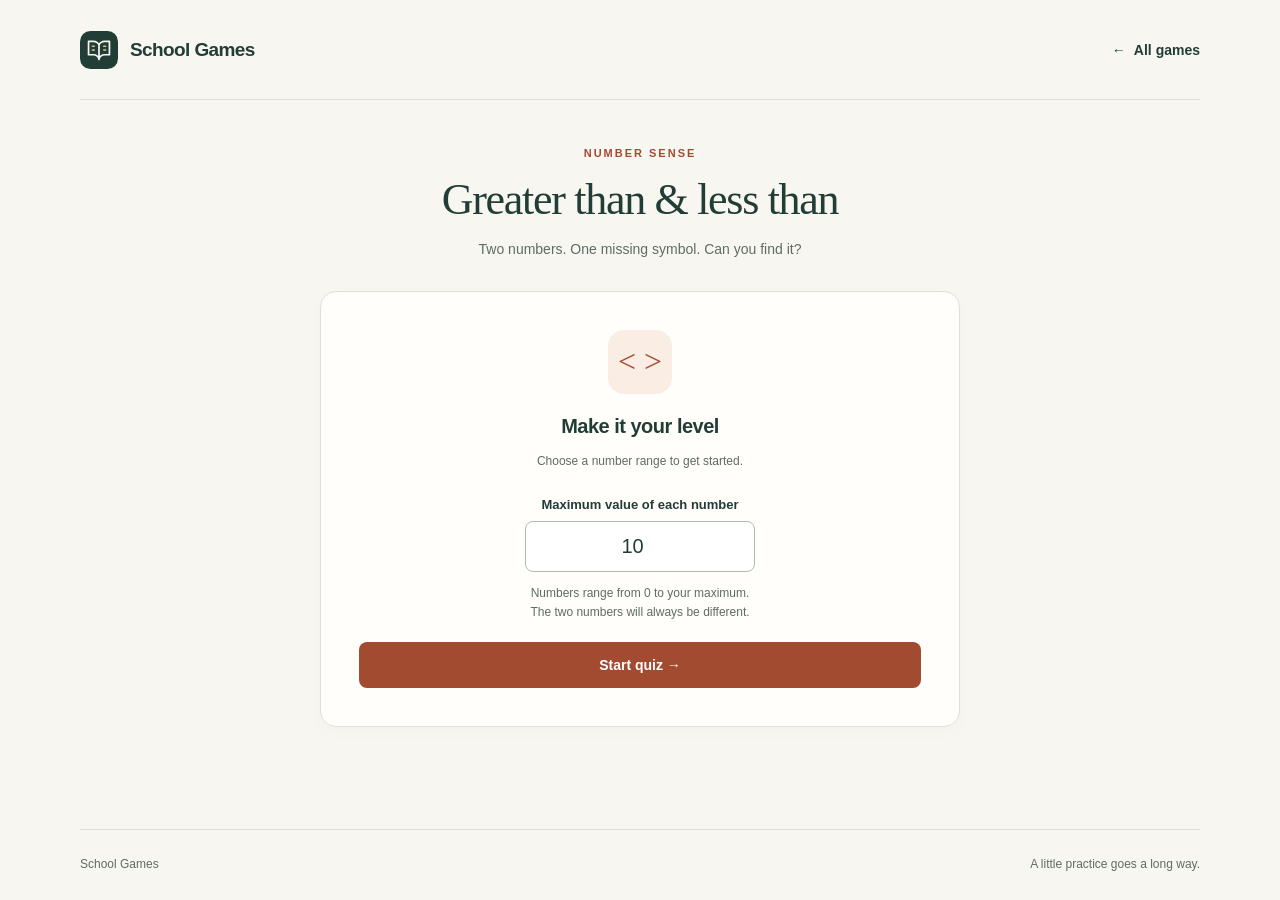
<file: SchoolGames/GreaterLessThan/index.html>
<!doctype html>
<html lang="en">
<head>
  <meta charset="utf-8">
  <meta name="viewport" content="width=device-width, initial-scale=1">
  <meta name="description" content="Compare numbers and practice greater than and less than symbols.">
  <meta name="theme-color" content="#f7f6f0">
  <title>Greater than &amp; less than | School Games</title>
  <link rel="icon" href="../../assets/mark.svg" type="image/svg+xml">
  <link rel="stylesheet" href="../../assets/site.css">
  <script src="game.js" defer></script>
</head>
<body class="theme-compare">
  <a class="skip-link" href="#main">Skip to content</a>
  <header class="site-header">
    <a class="brand" href="../index.html"><img src="../../assets/mark.svg" width="38" height="38" alt="">School Games</a>
    <a class="back-link" href="../index.html"><span aria-hidden="true">←</span> All games</a>
  </header>
  <main class="game-main" id="main">
    <header class="game-heading"><p class="eyebrow">Number sense</p><h1>Greater than &amp; less than</h1><p class="subtitle">Two numbers. One missing symbol. Can you find it?</p></header>
    <section class="panel setup-panel" id="setup" aria-labelledby="setup-title">
      <div class="setup-symbol" aria-hidden="true">&lt; &gt;</div>
      <h2 id="setup-title">Make it your level</h2>
      <p class="hint">Choose a number range to get started.</p>
      <label for="maximum">Maximum value of each number</label>
      <input id="maximum" type="number" min="1" max="9007199254740990" step="1" value="10" inputmode="numeric" aria-describedby="range-hint setup-error">
      <p class="hint" id="range-hint">Numbers range from 0 to your maximum.<br>The two numbers will always be different.</p>
      <button class="primary" id="start" type="button">Start quiz <span aria-hidden="true">→</span></button>
      <p id="setup-error" class="wrong" role="alert"></p>
    </section>
    <section class="panel quiz-panel" id="quiz" aria-labelledby="quiz-title" hidden>
      <h2 class="question-label" id="quiz-title">Which symbol belongs here?</h2>
      <div id="message" role="status" aria-live="polite" aria-atomic="true" hidden>
        <span class="celebration-stars" aria-hidden="true">★ <span>✓</span> ★</span>
        <span id="message-text"></span>
        <span class="celebration-note">Next question in 3 seconds…</span>
        <span class="celebration-progress" aria-hidden="true"></span>
      </div>
      <div class="problem comparison-problem" id="problem" aria-live="polite" aria-atomic="true"><span class="number" id="first-number"></span><span id="symbol">?</span><span class="number" id="second-number"></span></div>
      <div class="answers">
        <button id="less" type="button" aria-label="Less than"><span class="answer-symbol" aria-hidden="true">&lt;</span>Less than</button>
        <button id="greater" type="button" aria-label="Greater than"><span class="answer-symbol" aria-hidden="true">&gt;</span>Greater than</button>
      </div>
      <p class="hint">The open side faces the bigger number.<br>You can also press &lt; or &gt; on your keyboard.</p>
      <div class="stats" id="stats" aria-label="Quiz statistics" aria-live="polite">
        <span>Correct <span id="correct-count">0</span></span>
        <span>Wrong <span id="wrong-count">0</span></span>
      </div>
      <div class="quiz-actions"><button id="reset" class="secondary" type="button">Reset stats</button><button id="settings" class="secondary" type="button">Change maximum</button></div>
    </section>
  </main>
  <noscript><p class="notice">Please enable JavaScript in your browser to play this game.</p></noscript>
  <footer class="site-footer"><p>School Games</p><p>A little practice goes a long way.</p></footer>
</body>
</html>
</file>
<file: assets/site.css>
/* Shared visual system. All assets are local so the site works on GitHub Pages. */
:root {
  color-scheme: light;
  --paper: #f7f6f0;
  --surface: #fffefa;
  --ink: #223d36;
  --muted: #5f6c65;
  --line: #dce1d7;
  --accent: #21624c;
  --tint: #eaf2e8;
  font-family: "Avenir Next", Avenir, "Segoe UI", Arial, sans-serif;
  color: var(--ink);
  background: var(--paper);
  font-synthesis: none;
}

* { box-sizing: border-box; }
[hidden] { display: none !important; }
body { margin: 0; min-width: 280px; min-height: 100vh; display: flex; flex-direction: column; }
a { color: inherit; }
button, input, select { font: inherit; }
button, a, input, select, summary { -webkit-tap-highlight-color: transparent; }
button, summary { cursor: pointer; }
button:disabled { cursor: default; }
:focus-visible { outline: 3px solid var(--accent); outline-offset: 4px; }
button, a, summary { touch-action: manipulation; }
img { max-width: 100%; }
h1, h2, h3, p { margin-top: 0; }
h1, h2, h3 { text-wrap: balance; }
p { line-height: 1.65; }
.skip-link { position: absolute; top: -100px; left: 20px; z-index: 10; padding: 12px 20px; background: var(--surface); }
.skip-link:focus { top: 12px; }
.site-header, .site-footer, .home-main { width: min(1120px, calc(100% - 64px)); margin-inline: auto; }
.site-header { min-height: 100px; display: flex; align-items: center; justify-content: space-between; gap: 20px; border-bottom: 1px solid var(--line); }
.brand { display: inline-flex; align-items: center; gap: 12px; text-decoration: none; font-size: 19px; font-weight: 750; letter-spacing: -.6px; }
.brand img { width: 38px; height: 38px; }
.header-note { font-size: 13px; color: var(--muted); }
.back-link { display: inline-flex; align-items: center; gap: 8px; min-height: 44px; font-size: 14px; font-weight: 650; text-decoration: none; }
.back-link:hover { text-decoration: underline; text-underline-offset: 5px; }
.site-footer { display: flex; justify-content: space-between; gap: 16px; padding-block: 25px; border-top: 1px solid var(--line); font-size: 12px; color: var(--muted); }
.site-footer p { margin: 0; }
.eyebrow { margin-bottom: 18px; color: var(--accent); font-size: 11px; font-weight: 800; letter-spacing: 2px; text-transform: uppercase; }
.theme-math { --accent: #21624c; --tint: #eaf2e8; }
.theme-compare { --accent: #a34b31; --tint: #f9ede4; }
.theme-picture { --accent: #2a5d89; --tint: #e9f1f9; }
.theme-vocabulary { --accent: #765178; --tint: #f1eaf3; }

/* Main menu */
.home-main { flex: 1; }
.hero { display: grid; grid-template-columns: 1.25fr 1fr; align-items: center; gap: 60px; padding: 68px 0 64px; }
.hero h1 { margin-bottom: 24px; font-family: Georgia, "Times New Roman", serif; font-size: clamp(44px, 5.2vw, 68px); line-height: 1.06; font-weight: 400; letter-spacing: -2.7px; }
.hero h1 em { color: #38745b; font-weight: 400; }
.hero-copy { max-width: 450px; margin-bottom: 25px; color: var(--muted); font-size: 16px; }
.hero-link { display: inline-flex; align-items: center; gap: 24px; padding: 13px 19px; border-radius: 7px; background: var(--ink); color: white; text-decoration: none; font-size: 14px; font-weight: 650; }
.hero-link:hover { background: #32634f; }
.hero-art { position: relative; height: 300px; border-radius: 50%; background: #ecefdc; background-image: radial-gradient(#a6b69d 1px, transparent 1px); background-size: 17px 17px; }
.art-card { position: absolute; display: grid; align-content: center; justify-items: center; border: 1px solid #d1d9ca; border-radius: 15px; box-shadow: 0 16px 28px #233c3610; }
.art-math { width: 230px; height: 156px; left: 7%; top: 12px; transform: rotate(-8deg); background: #fffefa; }
.art-math strong { color: #286248; font-size: 48px; font-weight: 650; letter-spacing: 5px; }
.art-math span { margin-top: 10px; color: var(--muted); font-size: 10px; font-weight: 700; letter-spacing: 2px; }
.art-word { width: 170px; height: 182px; right: 1%; bottom: 8px; transform: rotate(8deg); background: #f5d88e; border-color: #e7cc88; }
.art-word .letter { color: #785822; font-family: Georgia, serif; font-size: 94px; line-height: 1; letter-spacing: -9px; padding-right: 9px; }
.art-word small { margin-top: 12px; color: #67532d; font-size: 12px; }
.art-spark { position: absolute; right: 10px; top: 10px; color: #98734a; font-size: 54px; }
.art-dots { position: absolute; left: 20px; bottom: 25px; display: flex; gap: 10px; }
.art-dots i { width: 17px; height: 17px; border-radius: 50%; background: #79937a; }
.art-dots i:nth-child(2) { background: #cfa37f; }
.art-dots i:nth-child(3) { background: #e5c970; }
.games-section { padding-bottom: 58px; scroll-margin-top: 25px; }
.section-heading { display: flex; justify-content: space-between; align-items: center; gap: 16px; margin-bottom: 23px; }
.section-heading h2 { font-size: 23px; font-weight: 650; letter-spacing: -.6px; margin: 0; }
.section-heading p { color: var(--muted); font-size: 13px; margin: 0; }
.game-grid { display: grid; grid-template-columns: repeat(4, minmax(0, 1fr)); gap: 18px; }
.game-card { position: relative; display: flex; flex-direction: column; padding: 23px; border: 1px solid var(--line); border-radius: 12px; background: var(--surface); text-decoration: none; transition: transform .18s, box-shadow .18s, border-color .18s; }
.game-card:hover { transform: translateY(-4px); border-color: var(--accent); box-shadow: 0 8px 24px #223d360c; }
.card-symbol { display: grid; place-items: center; align-self: flex-start; min-width: 57px; height: 57px; padding: 0 10px; border-radius: 12px; background: var(--tint); color: var(--accent); font: 600 27px/1 Georgia, serif; margin-bottom: 26px; }
.card-symbol svg { width: 30px; height: 30px; }
.card-category { margin-bottom: 10px; color: var(--accent); font-size: 10px; font-weight: 800; text-transform: uppercase; letter-spacing: 1.4px; }
.game-card h3 { margin-bottom: 12px; font-size: 20px; line-height: 1.3; letter-spacing: -.6px; text-wrap: initial; }
.card-description { margin-bottom: 24px; color: var(--muted); font-size: 13px; line-height: 1.7; }
.card-action { display: flex; align-items: center; justify-content: space-between; gap: 12px; margin-top: auto; padding-top: 17px; border-top: 1px solid var(--line); font-size: 12px; font-weight: 750; }
.card-action span { color: var(--accent); font-size: 19px; }
.learning-note { display: flex; align-items: center; justify-content: space-between; gap: 25px; margin-bottom: 40px; padding: 20px 24px; background: #eef0e6; border-radius: 9px; }
.learning-note strong { font-family: Georgia, serif; font-size: 19px; font-weight: 400; }
.learning-note p { margin: 0; color: var(--muted); font-size: 13px; }

/* Shared game screens */
.game-main { width: min(640px, calc(100% - 40px)); margin: 44px auto 56px; flex: 1; }
.game-main.wide { width: min(980px, calc(100% - 40px)); }
.game-heading { margin-bottom: 30px; text-align: center; }
.game-heading .eyebrow { margin-bottom: 13px; }
.game-heading h1 { margin-bottom: 12px; font-family: Georgia, "Times New Roman", serif; font-size: clamp(32px, 4vw, 44px); line-height: 1.15; font-weight: 400; letter-spacing: -1.3px; }
.game-heading .subtitle { margin: 0; color: var(--muted); font-size: 14px; }
.panel { padding: clamp(22px, 4vw, 38px); border: 1px solid var(--line); border-radius: 16px; background: var(--surface); box-shadow: 0 5px 20px #233c3605; }
.panel h2 { margin-bottom: 14px; font-size: 20px; font-weight: 650; letter-spacing: -.5px; }
.setup-symbol { width: 64px; height: 64px; display: grid; place-items: center; margin: 0 auto 21px; background: var(--tint); color: var(--accent); border-radius: 16px; font: 32px Georgia, serif; }
.setup-panel { text-align: center; }
.setup-panel label { display: block; font-size: 13px; font-weight: 650; margin: 26px 0 9px; }
input[type="number"] { width: 100%; padding: 13px 16px; border: 1px solid #adbdb0; border-radius: 8px; color: var(--ink); background: white; font-size: 20px; text-align: center; }
.setup-panel input { max-width: 230px; }
.hint { color: var(--muted); font-size: 12px; line-height: 1.6; margin: 12px 0 20px; }
button, .button { padding: 13px 20px; min-height: 46px; border: 1px solid transparent; border-radius: 8px; background: var(--accent); color: white; font-weight: 650; font-size: 14px; transition: filter .15s, background .15s; }
button:hover:not(:disabled) { filter: brightness(.91); }
button:disabled { opacity: .65; }
.primary { display: block; width: 100%; }
.secondary { background: transparent; color: var(--ink); border-color: var(--line); }
.secondary:hover:not(:disabled) { background: var(--tint); filter: none; }
.quiz-panel { text-align: center; }
.question-label { color: var(--muted); font-size: 12px !important; font-weight: 650; letter-spacing: 1.4px !important; text-transform: uppercase; }
.problem { padding: 24px 12px; margin: 18px 0 24px; border-radius: 12px; background: var(--tint); color: var(--accent); font-size: clamp(38px, 9vw, 64px); font-weight: 700; font-variant-numeric: tabular-nums; letter-spacing: -1px; overflow-wrap: anywhere; }
.answer-field label { display: block; margin-bottom: 8px; font-size: 13px; font-weight: 650; text-align: left; }
.answer-row { display: flex; gap: 10px; }
.answer-row input { min-width: 0; flex: 1; }
.answer-row button { flex-shrink: 0; }
#message { min-height: 26px; margin: 18px 0; font-size: 14px; line-height: 1.6; font-weight: 650; }
.correct { color: #246b42; }
.celebration-stars, .celebration-note, .celebration-progress { display: none; }
#message.correct {
  margin: 18px 0;
  padding: 20px 16px 16px;
  border: 3px solid #34834d;
  border-radius: 16px;
  background: #e7f6d9;
  color: #20542e;
  animation: celebration-pop .45s ease-out;
}
#message.correct #message-text { display: block; font-size: clamp(26px, 5vw, 36px); line-height: 1.2; font-weight: 850; text-wrap: balance; }
.correct .celebration-stars { display: block; margin-bottom: 12px; color: #997000; font-size: 30px; line-height: 1; animation: celebration-stars .65s ease-in-out 2; }
.celebration-stars span { display: inline-grid; place-items: center; width: 58px; height: 58px; margin: 0 12px; border-radius: 50%; background: #2e7946; color: white; font-size: 40px; vertical-align: middle; }
.correct .celebration-note { display: block; margin-top: 10px; font-size: 13px; font-weight: 600; }
.correct .celebration-progress { display: block; height: 6px; max-width: 210px; margin: 14px auto 0; overflow: hidden; border-radius: 6px; background: #c8e1b6; }
.celebration-progress::after { content: ""; display: block; height: 100%; background: #34834d; transform-origin: left; animation: celebration-wait 3s linear forwards; }
.quiz-panel.celebrating { border-color: #34834d; box-shadow: 0 0 0 3px #e7f6d9; }
.celebrating .problem { background: #e7f6d9; color: #20542e; }
.celebrating #symbol { opacity: 1; }
.celebrating .answers .correct-choice { opacity: 1; border: 3px solid #34834d; background: #e7f6d9; color: #20542e; }
@keyframes celebration-pop { from { transform: scale(.94); } to { transform: scale(1); } }
@keyframes celebration-stars { 50% { transform: translateY(-5px) rotate(-3deg); } }
@keyframes celebration-wait { to { transform: scaleX(0); } }
.wrong { color: #a13328; }
#setup-error:empty { display: none; }
#setup-error { font-size: 13px; margin: 16px 0 0; }
.stats { display: flex; justify-content: center; flex-wrap: wrap; gap: 16px 32px; padding: 18px 10px; border-top: 1px solid var(--line); border-bottom: 1px solid var(--line); font-size: 13px; color: var(--muted); }
.stats span span { font-size: 20px; margin-left: 7px; color: var(--ink); font-weight: 700; }
.quiz-actions { display: flex; justify-content: center; flex-wrap: wrap; gap: 10px; margin-top: 20px; }
.quiz-actions button { flex: 1; }
.comparison-problem { display: grid; grid-template-columns: minmax(0, 1fr) auto minmax(0, 1fr); gap: 12px; align-items: center; }
.number { min-width: 0; overflow-wrap: anywhere; }
#symbol { opacity: .7; }
.answers { display: grid; grid-template-columns: 1fr 1fr; gap: 12px; }
.answers button { padding: 13px 8px; background: white; border: 1px solid #c5b8ac; color: var(--accent); }
.answers button:hover:not(:disabled) { background: var(--tint); filter: none; }
.answer-symbol { display: block; font-size: 34px; font-weight: 500; margin-bottom: 3px; }
.notice { margin: 20px auto; padding: 16px; width: min(640px, calc(100% - 40px)); background: #fff3d5; border-radius: 8px; }

/* Vocabulary */
.vocabulary-prompt { padding: 27px; background: var(--tint); border-radius: 10px; margin-bottom: 22px; }
.vocabulary-prompt .question-label { margin-bottom: 14px; }
#def { font-family: Georgia, serif; font-size: 25px; line-height: 1.45; text-wrap: pretty; }
#choices { display: grid; grid-template-columns: 1fr 1fr; gap: 12px; }
#choices button { background: white; border: 1px solid var(--line); color: var(--ink); text-align: left; padding: 17px; font-size: 15px; }
#choices button:hover:not(:disabled) { background: var(--tint); filter: none; border-color: var(--accent); }
#choices .ok { border-color: #438358; color: #235835; background: #e8f3e7; opacity: 1; }
#choices .bad { border-color: #b8594a; color: #8d3025; background: #f9e9e3; opacity: 1; }
.vocabulary-status { min-height: 26px; font-size: 14px; font-weight: 650; margin: 18px 0; }
.vocabulary-stats { gap: 12px 18px; font-size: 12px; }
.review-words { margin: 20px 0 0; font-size: 12px; color: var(--muted); line-height: 1.7; }
.review-words strong { color: var(--ink); }

/* Picture Words */
.round { display: grid; grid-template-columns: minmax(0, 1fr) minmax(0, 1fr); gap: 20px; }
.word-panel, .picture-panel { height: 290px; min-width: 0; border-radius: 12px; }
.word-panel { display: grid; place-items: center; padding: 24px; background: var(--tint); border: 1px solid #cfdfed; }
#word { width: 100%; max-width: 100%; min-width: 0; text-align: center; white-space: nowrap; font-size: 64px; font-weight: 750; letter-spacing: -2px; line-height: 1.15; }
.picture-panel { position: relative; display: grid; place-items: center; overflow: hidden; background: #f6edcf; border: 1px solid #e6dcb9; }
#question { font-family: Georgia, serif; font-size: 100px; font-weight: 400; color: #a48139; transition: opacity .2s; }
#picture { position: absolute; inset: 0; width: 100%; height: 100%; object-fit: contain; padding: 18px; opacity: 0; transition: opacity .25s; }
.revealed #question { opacity: 0; }
.revealed #picture { opacity: 1; }
.picture-panel.switching #picture { opacity: 0; transition: none; }
.filters { margin-top: 26px; padding-top: 22px; border-top: 1px solid var(--line); }
.filter-controls { display: flex; flex-wrap: wrap; align-items: end; gap: 14px; }
.filter-field { display: grid; gap: 8px; color: var(--muted); font-size: 12px; font-weight: 650; }
.category-filter { position: relative; }
.category-filter summary, #lengthFilter { min-width: 180px; min-height: 46px; padding: 12px; border: 1px solid #b6c5cb; border-radius: 7px; background: white; color: var(--ink); font-size: 13px; }
.category-filter summary { display: flex; align-items: center; justify-content: space-between; gap: 18px; list-style: none; }
.category-filter summary::-webkit-details-marker { display: none; }
.category-filter summary::after { content: "⌄"; }
.category-filter[open] summary::after { content: "⌃"; }
#categoryOptions { position: absolute; z-index: 5; top: calc(100% + 7px); left: 0; width: 240px; max-height: 280px; overflow-y: auto; padding: 10px; border: 1px solid var(--line); border-radius: 10px; background: white; box-shadow: 0 12px 28px #223d3620; }
#categoryOptions label { display: flex; align-items: center; gap: 9px; min-height: 36px; padding: 4px; text-transform: capitalize; cursor: pointer; }
#categoryOptions input { width: 18px; height: 18px; accent-color: var(--accent); }
#resultCount { margin-left: auto; padding-bottom: 13px; color: var(--muted); font-size: 12px; }
.filter-selection { display: flex; flex-wrap: wrap; align-items: center; gap: 9px; margin-top: 15px; }
#selectedCategories { display: contents; }
.chip { display: inline-flex; align-items: center; gap: 3px; padding-left: 12px; border-radius: 6px; background: var(--tint); font-size: 12px; }
.chip button { min-height: 36px; min-width: 36px; padding: 4px; color: var(--accent); background: transparent; font-size: 20px; }
.filter-button { margin-left: auto; min-height: 36px; padding: 6px; color: var(--accent); background: transparent; font-size: 12px; text-decoration: underline; text-underline-offset: 4px; }
.controls { display: flex; justify-content: center; margin-top: 27px; }
.controls button { min-width: 200px; }
.picture-status { min-height: 22px; margin: 12px 0 0; text-align: center; color: var(--muted); font-size: 12px; }

@media (min-width: 1500px) { .home-main { padding-top: 24px; } }
@media (max-width: 1000px) {
  .game-grid { grid-template-columns: repeat(2, minmax(0, 1fr)); }
  .hero { gap: 30px; }
  .hero-art { height: 270px; }
  .art-math { width: 190px; left: 0; }
  .art-word { width: 150px; }
}
@media (max-width: 680px) {
  .site-header, .site-footer, .home-main { width: calc(100% - 40px); }
  .site-header { min-height: 80px; }
  .header-note { display: none; }
  .brand { font-size: 17px; gap: 9px; }
  .brand img { width: 32px; height: 32px; }
  .back-link { font-size: 12px; }
  .hero { grid-template-columns: 1fr; gap: 25px; padding: 42px 0; }
  .hero h1 { font-size: 50px; letter-spacing: -2px; }
  .hero-copy { max-width: 100%; font-size: 14px; }
  .hero-art { display: none; }
  .section-heading { align-items: start; }
  .section-heading h2 { font-size: 21px; }
  .section-heading p { max-width: 120px; font-size: 11px; text-align: right; }
  .game-grid { gap: 12px; }
  .game-card { padding: 18px; }
  .game-card h3 { font-size: 18px; }
  .card-symbol { margin-bottom: 20px; }
  .card-description { font-size: 12px; }
  .learning-note { display: block; padding: 20px; }
  .learning-note p { margin-top: 8px; }
  .site-footer { font-size: 11px; }
  .game-main { margin-top: 32px; margin-bottom: 36px; }
  .game-heading h1 { font-size: 34px; }
  .game-heading .subtitle { font-size: 13px; }
  .round { grid-template-columns: 1fr; gap: 12px; }
  .word-panel { height: 140px; padding: 18px; }
  .picture-panel { height: 220px; }
  .filter-field { flex: 1 1 100%; }
  .category-filter summary, #lengthFilter { width: 100%; min-width: 0; }
  #categoryOptions { width: 100%; }
  #resultCount { margin-left: 0; padding-bottom: 0; }
  .vocabulary-prompt { padding: 20px; }
  #def { font-size: 23px; }
}
@media (max-width: 420px) {
  .game-grid { grid-template-columns: 1fr; }
  .game-card { padding: 22px; }
  .game-card h3 { font-size: 22px; }
  .card-description { font-size: 14px; }
  .card-symbol { margin-bottom: 17px; }
  .site-footer { flex-direction: column; gap: 3px; }
  .hero h1 { font-size: 43px; }
  .answer-row { flex-direction: column; }
  .quiz-actions { flex-direction: column; }
  #choices { grid-template-columns: 1fr; }
}
@media (prefers-reduced-motion: reduce) {
  *, *::before, *::after { animation: none !important; transition: none !important; scroll-behavior: auto !important; }
  .game-card:hover { transform: none; }
}

/* The general home page and navigation between the two main areas. */
.section-navigation { display: flex; align-items: center; gap: 24px; }
.section-navigation a { display: inline-flex; align-items: center; min-height: 44px; font-size: 13px; font-weight: 650; text-decoration: none; }
.section-navigation a:hover { text-decoration: underline; text-underline-offset: 5px; }
.hub-main { padding-bottom: 64px; }
.hub-intro { max-width: 710px; padding: 60px 0 38px; }
.hub-intro h1 { margin-bottom: 22px; font: 400 clamp(40px, 4.8vw, 60px)/1.08 Georgia, serif; letter-spacing: -2px; }
.hub-intro h1 em { color: #38745b; }
.hub-intro > p:last-child { max-width: 530px; color: var(--muted); font-size: 15px; margin-bottom: 0; }
.hub-grid { display: grid; grid-template-columns: repeat(2, minmax(0, 1fr)); gap: 26px; }
.hub-card { display: flex; flex-direction: column; border: 1px solid var(--line); border-radius: 14px; overflow: hidden; background: var(--surface); text-decoration: none; transition: transform .18s, box-shadow .18s, border-color .18s; }
.hub-card:hover { border-color: var(--accent); transform: translateY(-3px); box-shadow: 0 8px 24px #223d360c; }
.hub-card-art { height: 155px; display: flex; align-items: center; justify-content: center; gap: 14px; color: #42765c; background: #edf1e5; border-bottom: 1px solid var(--line); }
.hub-card-art svg { width: 240px; height: 110px; }
.hub-school .hub-card-art { color: #82612e; background: #f6edda; }
.hub-learning-tile { display: grid; place-items: center; width: 72px; height: 72px; border: 1px solid #d9caa9; border-radius: 10px; background: #fffefa; font: 30px Georgia, serif; transform: rotate(-5deg); }
.hub-learning-tile:nth-child(2) { transform: translateY(-7px) rotate(3deg); }
.hub-learning-tile:nth-child(3) { transform: rotate(7deg); }
.hub-card-copy { display: flex; flex-direction: column; flex: 1; padding: 27px 30px; }
.hub-card h2 { margin-bottom: 12px; font: 400 32px/1.2 Georgia, serif; letter-spacing: -.7px; }
.hub-description { color: var(--muted); font-size: 14px; margin-bottom: 24px; }
.hub-school .card-category { color: #82612e; }
.hub-card .card-action { font-size: 13px; }
@media (max-width: 680px) {
  .section-navigation { gap: 14px; }
  .section-navigation a { font-size: 12px; }
  .hub-main { padding-bottom: 36px; }
  .hub-intro { padding: 38px 0 28px; }
  .hub-intro h1 { font-size: 39px; letter-spacing: -1.5px; }
  .hub-intro > p:last-child { font-size: 14px; }
  .hub-grid { grid-template-columns: 1fr; gap: 20px; }
  .hub-card-copy { padding: 23px; }
  .hub-card-art { height: 140px; }
}
@media (prefers-reduced-motion: reduce) { .hub-card:hover { transform: none; } }
</file>
<file: FamilyTree/style.css>
:root{--paper:#f7f4ee;--ink:#243b32;--muted:#65746b;--line:#dedfd5;--green:#42765c;--amber:#ae781c;--red:#b45549;--purple:#8263a0;--cyan:#39838a}*{box-sizing:border-box}body{margin:0;background:var(--paper);color:var(--ink);font-family:system-ui,-apple-system,sans-serif}header{padding:27px 36px;display:flex;justify-content:space-between;align-items:center;border-bottom:1px solid var(--line)}.identity{display:flex;gap:16px;align-items:center}.seal{border:1px solid #95a794;border-radius:50%;width:50px;height:50px;display:grid;place-items:center;font:28px Georgia,serif}.eyebrow{font-size:10px;letter-spacing:2px;margin:0 0 5px;color:var(--muted)}h1{font:28px Georgia,serif;margin:0;font-weight:normal}.header-note{font-size:12px;text-align:right;color:var(--muted)}.header-note span{display:block;margin-top:5px;letter-spacing:1px}main{display:grid;grid-template-columns:minmax(0,1fr) 340px;gap:0;min-height:calc(100vh - 151px)}.tree-section{padding:24px 28px;position:relative}.toolbar{display:flex;gap:14px;align-items:end;flex-wrap:wrap}label{font-size:11px;color:var(--muted);display:flex;flex-direction:column;gap:6px}select,input[type=search]{font:13px system-ui;color:var(--ink);background:#fffdf8;border:1px solid #ced5ca;border-radius:6px;padding:10px;width:220px}.search{flex:1}.search input{width:100%;min-width:150px}.check{flex-direction:row;align-items:center;padding-bottom:10px;gap:5px}.check input{accent-color:var(--green)}button{cursor:pointer;font:12px system-ui;background:#fffdf8;border:1px solid #ced5ca;color:var(--ink);padding:8px 12px;border-radius:5px}button:hover{background:#e9efdf}button:focus-visible,input:focus-visible,select:focus-visible,#map:focus-visible{outline:3px solid #a2bc90;outline-offset:2px}.map-heading{display:flex;justify-content:space-between;align-items:center;margin:24px 0 13px;gap:10px}h2{font:22px Georgia,serif;margin:0}#counts{margin:6px 0 0;font-size:12px;color:var(--muted)}.zoom{display:flex;gap:4px}#map{height:calc(100vh - 325px);min-height:440px;border:1px solid var(--line);border-radius:10px;position:relative;background-color:#f0f2e9;background-image:radial-gradient(#cfd9cb .8px,transparent .8px);background-size:18px 18px;overflow:hidden;touch-action:none;cursor:grab}#map:active{cursor:grabbing}svg{width:100%;height:100%;display:block}.edge{fill:none;stroke-width:2.3}.edge-hit{fill:none;stroke:transparent;stroke-width:18;cursor:pointer}.edge-label{font:10px system-ui;fill:var(--muted);paint-order:stroke;stroke:#f0f2e9;stroke-width:4;stroke-linejoin:round;pointer-events:none}.node{width:240px;height:96px;border:1px solid #c0cfbb;background:#fffdf8;border-radius:8px;display:flex;flex-direction:column;text-align:left;padding:11px 15px;overflow:hidden;box-shadow:0 3px 8px #243b3210;cursor:pointer}.node.selected{border:2px solid var(--green);padding:10px 14px;background:#f4f8eb}.node-name{font:16px Georgia,serif;line-height:1.12;display:-webkit-box;-webkit-line-clamp:2;-webkit-box-orient:vertical;overflow:hidden}.node-dates{font:11px system-ui;color:var(--muted);margin-top:7px}.node-branch{font:9px system-ui;color:#87917b;margin-top:auto;text-transform:uppercase;letter-spacing:1px}.legend{display:flex;gap:18px;flex-wrap:wrap;margin-top:16px;font-size:11px;color:var(--muted)}.legend span{display:flex;align-items:center;gap:5px}.legend i{height:3px;width:17px;background:var(--green)}.legend .provisional{background:var(--amber)}.legend .conflict{background:var(--red)}.legend .adoptive{background:var(--purple)}.legend .separate{background:var(--cyan)}.map-help{font-size:11px;color:var(--muted);margin-bottom:0}aside{position:sticky;top:0;align-self:start;border-left:1px solid var(--line);padding:28px 24px;background:#fffdf8;max-height:calc(100vh - 100px);overflow:auto}aside h2{font-size:25px;line-height:1.18}aside h3{font-size:11px;text-transform:uppercase;letter-spacing:1.5px;color:var(--muted);margin-top:25px}aside p,aside li{font-size:12px;line-height:1.65}aside ul{padding-left:17px}aside .badge{display:inline-block;padding:5px 8px;background:#edf1e7;color:var(--green);font-size:10px;border-radius:4px;margin:14px 0 4px}aside dl{font-size:12px;display:grid;grid-template-columns:50px 1fr;gap:8px;margin:16px 0}aside dd{margin:0}aside dt{color:var(--muted)}.relation-list{display:grid;gap:8px}.relation-list button{text-align:left}.relation-list small{display:block;color:var(--muted);margin-bottom:3px}.source{padding:9px 0;border-top:1px solid var(--line)}a{color:var(--green);text-decoration:underline;text-underline-offset:2px}aside img{max-width:100%;border-radius:5px;display:block;margin:10px 0}.caption{font-size:10px;color:var(--muted)}#results{position:absolute;top:93px;left:28px;right:28px;z-index:5;background:#fffdf8;border:1px solid var(--line);border-radius:6px;box-shadow:0 10px 30px #263b3220;max-height:260px;overflow:auto;padding:6px}#results button{display:block;width:100%;text-align:left;border:0}#results p{font-size:12px;padding:0 10px}#empty{position:absolute;top:50%;width:100%;text-align:center;font-size:13px}footer{font-size:10px;color:var(--muted);border-top:1px solid var(--line);padding:16px 36px;display:flex;justify-content:space-between;gap:20px}@media(max-width:950px){main{grid-template-columns:minmax(0,1fr) 290px}.tree-section{padding:20px 16px}header{padding:22px}h1{font-size:23px}.check{padding-bottom:0}#map{height:520px}.header-note{display:none}#results{left:16px;right:16px;top:142px}}@media(max-width:700px){main{display:block}header{padding:20px 16px}h1{font-size:22px}.seal{width:42px;height:42px}select{width:100%}.toolbar>label:first-child{flex:1}#map{height:480px;min-height:0}aside{position:sticky;top:0;align-self:start;border-left:0;border-top:1px solid var(--line);max-height:none}.legend{gap:12px}.map-heading h2{font-size:19px}footer{padding:16px;display:block}footer span{display:block;margin-top:5px}}

/* Navigation to the site's other areas; family explorer styles remain local. */
.site-navigation { display: flex; align-items: center; justify-content: space-between; gap: 16px; padding: 8px 36px; border-bottom: 1px solid var(--line); background: #fffdf8; font-size: 12px; }
.site-navigation a { display: inline-flex; align-items: center; min-height: 36px; font-weight: 650; text-decoration: none; }
.site-navigation a:hover { text-decoration: underline; }
.site-navigation a:focus-visible { outline: 3px solid var(--green); outline-offset: 3px; }
.site-navigation span { color: var(--muted); }
@media (max-width: 700px) { .site-navigation { padding: 7px 16px; gap: 10px; font-size: 11px; } }
</file>
